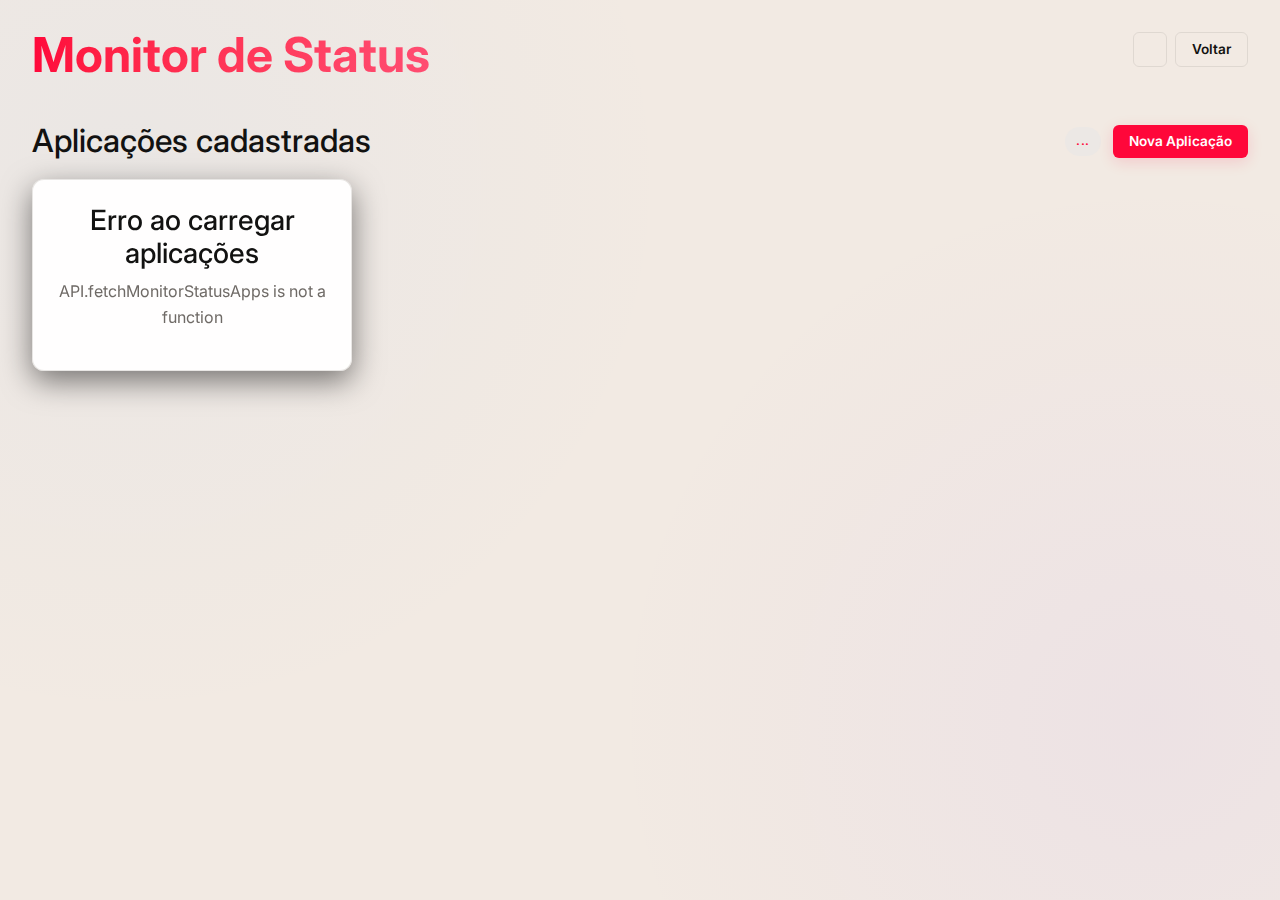
<file: monitor-de-status.html>
<!DOCTYPE html>
<html lang="pt-br" data-theme="light">

<head>
    <meta charset="UTF-8">
    <meta name="viewport" content="width=device-width, initial-scale=1.0">
    <title>Monitor de Aplicações</title>
    <link rel="stylesheet" href="src/style.css">
    <link rel="icon" type="image/svg+xml" href="../exemplo/assets/favicon.svg">
</head>

<body>
    <div class="container">
        <header class="module-page-header">
            <div class="logo-area">
                <div>
                    <h1 class="module-title">Monitor de Status</h1>
                </div>
            </div>
            <div class="actions">
                <button id="themeToggleBtn" class="btn btn-outline" type="button" title="Alternar tema">
                    <i data-role="theme-icon" data-lucide="sun"></i>
                </button>
                <a href="index.html" class="btn btn-outline">Voltar</a>
            </div>
        </header>

        <section class="module-section-head module-toolbar">
            <div>
                <h2>Aplicações cadastradas</h2>
            </div>
            <div class="module-toolbar-actions">
                <span id="appCount" class="tag module-count">0 itens</span>
                <button id="openAppModalBtn" class="btn btn-primary" type="button" title="Nova Aplicação">
                    Nova Aplicação
                </button>
            </div>
        </section>

        <section id="appCards" class="module-cards"></section>
    </div>

    <div id="appModal" class="modal-overlay">
        <div class="modal-content" style="max-width: 720px;">
            <div class="modal-header">
                <h2 id="appModalTitle">Cadastro de Aplicação</h2>
                <button class="close-btn" type="button" aria-label="Fechar">&times;</button>
            </div>

            <form id="appForm" class="module-form">
                <input type="hidden" id="appId" value="">

                <label class="module-field">
                    <span>Nome da aplicação</span>
                    <input id="appName" type="text" required placeholder="Ex.: API Financeiro">
                </label>

                <label class="module-field">
                    <span>Link da aplicação</span>
                    <input id="appUrl" type="url" required placeholder="https://minha-api.com">
                </label>

                <label class="module-field">
                    <span>Ambiente</span>
                    <select id="appEnvironment" required>
                        <option value="1">PROD</option>
                        <option value="3">STG</option>
                        <option value="2">DEV</option>
                    </select>
                </label>

                <div class="module-form-actions">
                    <button class="btn btn-primary" type="submit">Salvar</button>
                    <button class="btn btn-outline close-modal" type="button">Cancelar edição</button>
                </div>
            </form>
        </div>
    </div>

    <script type="module" src="src/monitorStatus.js"></script>
</body>

</html>
</file>
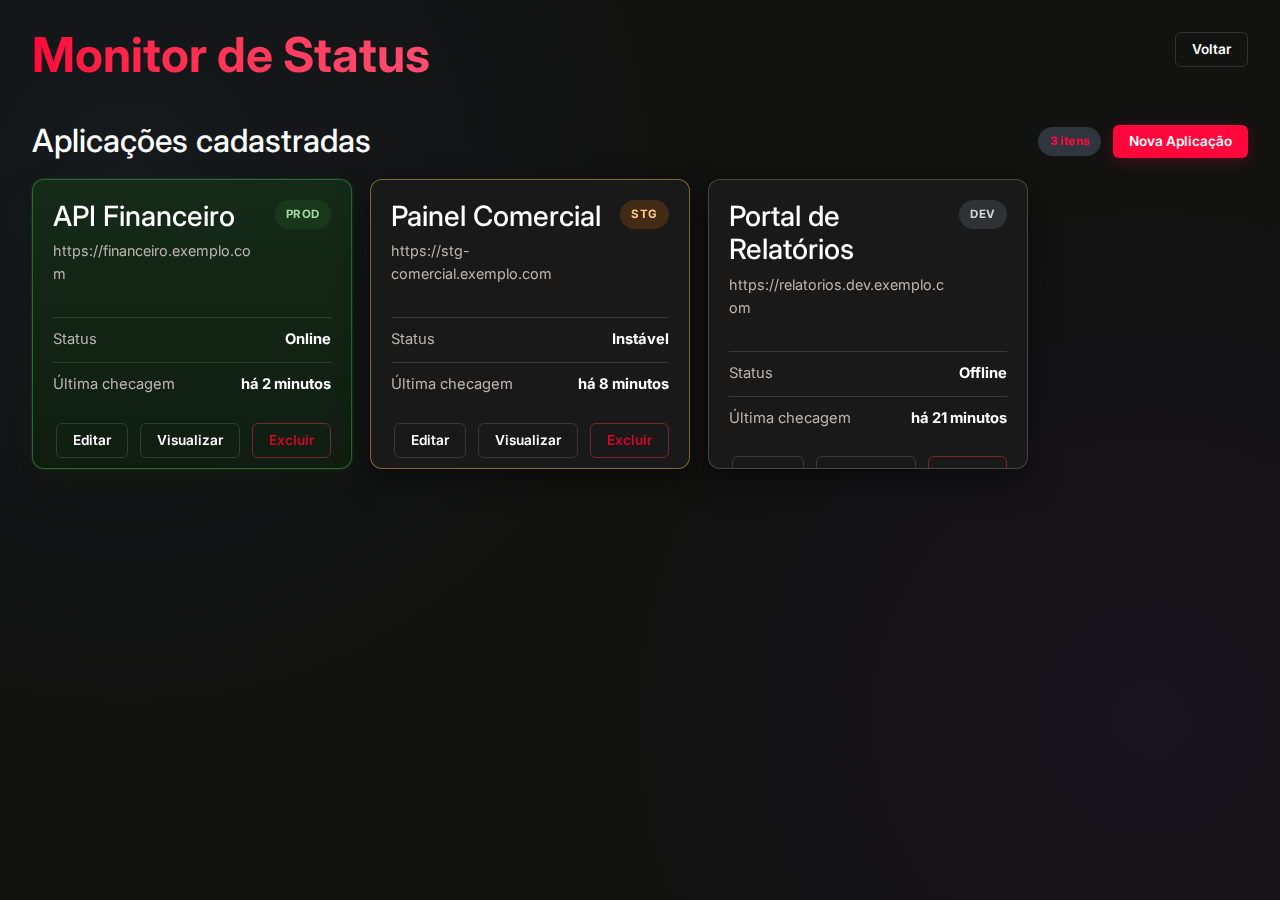
<file: monitor-status.html>
<!DOCTYPE html>
<html lang="pt-br">

<head>
    <meta charset="UTF-8">
    <meta name="viewport" content="width=device-width, initial-scale=1.0">
    <title>Monitor de Aplicações</title>
    <link rel="stylesheet" href="src/style.css">
    <link rel="icon" type="image/svg+xml" href="../exemplo/assets/favicon.svg">
</head>

<body>
    <div class="container">
        <header class="module-page-header">
            <div class="logo-area">
                <div>
                    <h1 class="module-title">Monitor de Status</h1>
                </div>
            </div>
            <div class="actions">
                <a href="index.html" class="btn btn-outline">Voltar</a>
            </div>
        </header>

        <section class="module-section-head module-toolbar">
            <div>
                <h2>Aplicações cadastradas</h2>
            </div>
            <div class="module-toolbar-actions">
                <span class="tag module-count">3 itens</span>
                <button id="openAppModalBtn" class="btn btn-primary" type="button" title="Nova Aplicação">
                    Nova Aplicação
                </button>
            </div>
        </section>

        <section class="module-cards">
            <article class="data-card module-card module-card-ok">
                <div class="module-card-top">
                    <div>
                        <h3>API Financeiro</h3>
                        <p>https://financeiro.exemplo.com</p>
                    </div>
                    <span class="module-tag module-tag-prod">PROD</span>
                </div>

                <div class="module-card-row">
                    <span>Status</span>
                    <strong>Online</strong>
                </div>
                <div class="module-card-row">
                    <span>Última checagem</span>
                    <strong>há 2 minutos</strong>
                </div>

                <div class="module-card-actions">
                    <button class="btn btn-outline" type="button">Editar</button>
                    <button class="btn btn-outline" type="button">Visualizar</button>
                    <button class="btn btn-outline module-btn-danger" type="button">Excluir</button>
                </div>
            </article>

            <article class="data-card module-card module-card-warn">
                <div class="module-card-top">
                    <div>
                        <h3>Painel Comercial</h3>
                        <p>https://stg-comercial.exemplo.com</p>
                    </div>
                    <span class="module-tag module-tag-stg">STG</span>
                </div>

                <div class="module-card-row">
                    <span>Status</span>
                    <strong>Instável</strong>
                </div>
                <div class="module-card-row">
                    <span>Última checagem</span>
                    <strong>há 8 minutos</strong>
                </div>

                <div class="module-card-actions">
                    <button class="btn btn-outline" type="button">Editar</button>
                    <button class="btn btn-outline" type="button">Visualizar</button>
                    <button class="btn btn-outline module-btn-danger" type="button">Excluir</button>
                </div>
            </article>

            <article class="data-card module-card module-card-offline">
                <div class="module-card-top">
                    <div>
                        <h3>Portal de Relatórios</h3>
                        <p>https://relatorios.dev.exemplo.com</p>
                    </div>
                    <span class="module-tag module-tag-dev">DEV</span>
                </div>

                <div class="module-card-row">
                    <span>Status</span>
                    <strong>Offline</strong>
                </div>
                <div class="module-card-row">
                    <span>Última checagem</span>
                    <strong>há 21 minutos</strong>
                </div>

                <div class="module-card-actions">
                    <button class="btn btn-outline" type="button">Editar</button>
                    <button class="btn btn-outline" type="button">Visualizar</button>
                    <button class="btn btn-outline module-btn-danger" type="button">Excluir</button>
                </div>
            </article>
        </section>
    </div>

    <div id="appModal" class="modal-overlay">
        <div class="modal-content" style="max-width: 720px;">
            <div class="modal-header">
                <h2>Cadastro de Aplicação</h2>
                <button class="close-btn" type="button" aria-label="Fechar">&times;</button>
            </div>

            <form class="module-form">
                <input type="hidden" value="">

                <label class="module-field">
                    <span>Nome da aplicação</span>
                    <input type="text" placeholder="Ex.: API Financeiro">
                </label>

                <label class="module-field">
                    <span>Link da aplicação</span>
                    <input type="url" placeholder="https://minha-api.com">
                </label>

                <label class="module-field">
                    <span>Ambiente</span>
                    <select>
                        <option>PROD</option>
                        <option>STG</option>
                        <option>DEV</option>
                    </select>
                </label>

                <div class="module-form-actions">
                    <button class="btn btn-primary" type="button">Salvar</button>
                    <button class="btn btn-outline close-modal" type="button">Cancelar edição</button>
                </div>
            </form>
        </div>
    </div>

    <script>
        const appModal = document.getElementById('appModal');
        const openAppModalBtn = document.getElementById('openAppModalBtn');

        if (openAppModalBtn && appModal) {
            openAppModalBtn.addEventListener('click', () => {
                appModal.style.display = 'flex';
            });
        }

        document.querySelectorAll('#appModal .close-btn, #appModal .close-modal').forEach((button) => {
            button.addEventListener('click', () => {
                appModal.style.display = 'none';
            });
        });

        if (appModal) {
            appModal.addEventListener('click', (event) => {
                if (event.target === appModal) {
                    appModal.style.display = 'none';
                }
            });
        }
    </script>
</body>

</html>
</file>
<file: src/style.css>
@charset "UTF-8";
@import url("https://fonts.googleapis.com/css2?family=Inter:wght@300;400;500;600;700&display=swap");
:root, [data-theme=dark] {
  --bg-color: #121211;
  --card-bg: rgba(26, 26, 26, 0.92);
  --border-color: rgba(189, 182, 176, 0.2);
  --text-primary: #FFFFFF;
  --text-secondary: #BDB6B0;
  --accent-color: #FF073A;
  --accent-glow: rgba(255, 7, 58, 0.22);
  --warning-color: #F77F00;
  --success-color: #2E7D32;
  --danger-color: #D90429;
  --glass-bg: rgba(255, 255, 255, 0.04);
  --glass-border: rgba(189, 182, 176, 0.12);
  --bs-primary: #FF073A;
  --bs-primary-text-emphasis: #ffffff;
  --bs-primary-bg-subtle: rgba(255, 7, 58, 0.12);
  --bs-secondary-color: #BDB6B0;
  --bs-secondary-bg-subtle: #1A1A1A;
  --bs-secondary-border-subtle: rgba(189, 182, 176, 0.2);
  --bs-border-color: rgba(189, 182, 176, 0.2);
  --theme-icon-muted-filter: brightness(0) invert(0.6);
  --module-input-bg: rgba(26, 26, 26, 0.9);
  --module-input-focus-ring: rgba(255, 7, 58, 0.18);
  --module-card-skeleton-border: rgba(189, 182, 176, 0.16);
  --module-card-skeleton-bg: linear-gradient(180deg, rgba(26, 26, 26, 0.96), rgba(18, 18, 17, 0.98));
  --module-skeleton-bg: rgba(255, 255, 255, 0.09);
  --module-skeleton-inset: rgba(255, 255, 255, 0.03);
  --module-skeleton-shimmer: rgba(255, 255, 255, 0.22);
  --module-tag-prod-bg: rgba(46, 125, 50, 0.18);
  --module-tag-prod-color: #a5d6a7;
  --module-tag-stg-bg: rgba(247, 127, 0, 0.18);
  --module-tag-stg-color: #ffcc80;
  --module-tag-dev-bg: rgba(138, 143, 152, 0.2);
  --module-tag-dev-color: #d3d6db;
  --module-card-ok-border: rgba(46, 125, 50, 0.8);
  --module-card-ok-bg: linear-gradient(180deg, rgba(22, 44, 24, 0.96), rgba(15, 30, 17, 0.98));
  --module-card-ok-shadow: 0 0 0 1px rgba(46, 125, 50, 0.18), 0 18px 34px rgba(15, 30, 17, 0.38);
  --module-card-offline-border: rgba(189, 182, 176, 0.28);
  --module-card-error-border: rgba(217, 4, 41, 0.86);
  --module-card-error-bg: linear-gradient(180deg, rgba(74, 18, 28, 0.96), rgba(38, 14, 18, 0.98));
  --module-card-error-shadow: 0 0 0 1px rgba(217, 4, 41, 0.18), 0 18px 34px rgba(38, 14, 18, 0.42);
  --module-status-ok-color: #c8e6c9;
  --module-status-ok-glow: rgba(46, 125, 50, 0.24);
  --module-status-error-color: #ffb3c1;
  --module-status-error-glow: rgba(217, 4, 41, 0.26);
}

[data-theme=light] {
  --bg-color: #F2EAE3;
  --card-bg: rgba(255, 255, 255, 0.96);
  --border-color: rgba(189, 182, 176, 0.34);
  --text-primary: #121211;
  --text-secondary: #6F6A66;
  --accent-color: #FF073A;
  --accent-glow: rgba(255, 7, 58, 0.14);
  --warning-color: #F77F00;
  --success-color: #2E7D32;
  --danger-color: #D90429;
  --glass-bg: rgba(255, 255, 255, 0.72);
  --glass-border: rgba(189, 182, 176, 0.18);
  --bs-primary: #FF073A;
  --bs-primary-text-emphasis: #A00022;
  --bs-primary-bg-subtle: #ffd9e1;
  --bs-secondary-color: #BDB6B0;
  --bs-secondary-bg-subtle: #F7F1EC;
  --bs-secondary-border-subtle: rgba(189, 182, 176, 0.3);
  --bs-border-color: rgba(189, 182, 176, 0.34);
  --theme-icon-muted-filter: none;
  --module-input-bg: #ffffff;
  --module-input-focus-ring: rgba(255, 7, 58, 0.14);
  --module-card-skeleton-border: rgba(189, 182, 176, 0.24);
  --module-card-skeleton-bg: linear-gradient(180deg, rgba(255, 255, 255, 0.96), rgba(242, 234, 227, 0.98));
  --module-skeleton-bg: rgba(32, 37, 41, 0.08);
  --module-skeleton-inset: rgba(32, 37, 41, 0.04);
  --module-skeleton-shimmer: rgba(255, 255, 255, 0.7);
  --module-tag-prod-bg: #dcefdc;
  --module-tag-prod-color: #2E7D32;
  --module-tag-stg-bg: #ffe6cc;
  --module-tag-stg-color: #b85c00;
  --module-tag-dev-bg: #ece8e5;
  --module-tag-dev-color: #6F6A66;
  --module-card-ok-border: #b8dcb9;
  --module-card-ok-bg: linear-gradient(180deg, #f5fbf5, #edf6ee);
  --module-card-ok-shadow: 0 0 0 1px rgba(46, 125, 50, 0.08), 0 12px 24px rgba(46, 125, 50, 0.08);
  --module-card-offline-border: rgba(189, 182, 176, 0.42);
  --module-card-error-border: #f0b0be;
  --module-card-error-bg: linear-gradient(180deg, #fff4f7, #fcebee);
  --module-card-error-shadow: 0 0 0 1px rgba(217, 4, 41, 0.08), 0 12px 24px rgba(217, 4, 41, 0.08);
  --module-status-ok-color: #2E7D32;
  --module-status-ok-glow: rgba(46, 125, 50, 0.14);
  --module-status-error-color: #D90429;
  --module-status-error-glow: rgba(217, 4, 41, 0.12);
}

[data-theme=light] .tag {
  background: #ece8e5;
}

:root,
[data-bs-theme=light] {
  --bs-blue: #0d6efd;
  --bs-indigo: #6610f2;
  --bs-purple: #6f42c1;
  --bs-pink: #d63384;
  --bs-red: #dc3545;
  --bs-orange: #fd7e14;
  --bs-yellow: #ffc107;
  --bs-green: #198754;
  --bs-teal: #20c997;
  --bs-cyan: #0dcaf0;
  --bs-black: #000;
  --bs-white: #fff;
  --bs-gray: #6c757d;
  --bs-gray-dark: #343a40;
  --bs-gray-100: #f8f9fa;
  --bs-gray-200: #e9ecef;
  --bs-gray-300: #dee2e6;
  --bs-gray-400: #ced4da;
  --bs-gray-500: #adb5bd;
  --bs-gray-600: #6c757d;
  --bs-gray-700: #495057;
  --bs-gray-800: #343a40;
  --bs-gray-900: #212529;
  --bs-primary: #0d6efd;
  --bs-secondary: #6c757d;
  --bs-success: #198754;
  --bs-info: #0dcaf0;
  --bs-warning: #ffc107;
  --bs-danger: #dc3545;
  --bs-light: #f8f9fa;
  --bs-dark: #212529;
  --bs-primary-rgb: 13, 110, 253;
  --bs-secondary-rgb: 108, 117, 125;
  --bs-success-rgb: 25, 135, 84;
  --bs-info-rgb: 13, 202, 240;
  --bs-warning-rgb: 255, 193, 7;
  --bs-danger-rgb: 220, 53, 69;
  --bs-light-rgb: 248, 249, 250;
  --bs-dark-rgb: 33, 37, 41;
  --bs-primary-text-emphasis: rgb(5.2, 44, 101.2);
  --bs-secondary-text-emphasis: rgb(43.2, 46.8, 50);
  --bs-success-text-emphasis: rgb(10, 54, 33.6);
  --bs-info-text-emphasis: rgb(5.2, 80.8, 96);
  --bs-warning-text-emphasis: rgb(102, 77.2, 2.8);
  --bs-danger-text-emphasis: rgb(88, 21.2, 27.6);
  --bs-light-text-emphasis: #495057;
  --bs-dark-text-emphasis: #495057;
  --bs-primary-bg-subtle: rgb(206.6, 226, 254.6);
  --bs-secondary-bg-subtle: rgb(225.6, 227.4, 229);
  --bs-success-bg-subtle: rgb(209, 231, 220.8);
  --bs-info-bg-subtle: rgb(206.6, 244.4, 252);
  --bs-warning-bg-subtle: rgb(255, 242.6, 205.4);
  --bs-danger-bg-subtle: rgb(248, 214.6, 217.8);
  --bs-light-bg-subtle: rgb(251.5, 252, 252.5);
  --bs-dark-bg-subtle: #ced4da;
  --bs-primary-border-subtle: rgb(158.2, 197, 254.2);
  --bs-secondary-border-subtle: rgb(196.2, 199.8, 203);
  --bs-success-border-subtle: rgb(163, 207, 186.6);
  --bs-info-border-subtle: rgb(158.2, 233.8, 249);
  --bs-warning-border-subtle: rgb(255, 230.2, 155.8);
  --bs-danger-border-subtle: rgb(241, 174.2, 180.6);
  --bs-light-border-subtle: #e9ecef;
  --bs-dark-border-subtle: #adb5bd;
  --bs-white-rgb: 255, 255, 255;
  --bs-black-rgb: 0, 0, 0;
  --bs-font-sans-serif: system-ui, -apple-system, "Segoe UI", Roboto, "Helvetica Neue", "Noto Sans", "Liberation Sans", Arial, sans-serif, "Apple Color Emoji", "Segoe UI Emoji", "Segoe UI Symbol", "Noto Color Emoji";
  --bs-font-monospace: SFMono-Regular, Menlo, Monaco, Consolas, "Liberation Mono", "Courier New", monospace;
  --bs-gradient: linear-gradient(180deg, rgba(255, 255, 255, 0.15), rgba(255, 255, 255, 0));
  --bs-body-font-family: var(--bs-font-sans-serif);
  --bs-body-font-size: 1rem;
  --bs-body-font-weight: 400;
  --bs-body-line-height: 1.5;
  --bs-body-color: #212529;
  --bs-body-color-rgb: 33, 37, 41;
  --bs-body-bg: #fff;
  --bs-body-bg-rgb: 255, 255, 255;
  --bs-emphasis-color: #000;
  --bs-emphasis-color-rgb: 0, 0, 0;
  --bs-secondary-color: rgba(33, 37, 41, 0.75);
  --bs-secondary-color-rgb: 33, 37, 41;
  --bs-secondary-bg: #e9ecef;
  --bs-secondary-bg-rgb: 233, 236, 239;
  --bs-tertiary-color: rgba(33, 37, 41, 0.5);
  --bs-tertiary-color-rgb: 33, 37, 41;
  --bs-tertiary-bg: #f8f9fa;
  --bs-tertiary-bg-rgb: 248, 249, 250;
  --bs-heading-color: inherit;
  --bs-link-color: #0d6efd;
  --bs-link-color-rgb: 13, 110, 253;
  --bs-link-decoration: underline;
  --bs-link-hover-color: rgb(10.4, 88, 202.4);
  --bs-link-hover-color-rgb: 10, 88, 202;
  --bs-code-color: #d63384;
  --bs-highlight-color: #212529;
  --bs-highlight-bg: rgb(255, 242.6, 205.4);
  --bs-border-width: 1px;
  --bs-border-style: solid;
  --bs-border-color: #dee2e6;
  --bs-border-color-translucent: rgba(0, 0, 0, 0.175);
  --bs-border-radius: 0.375rem;
  --bs-border-radius-sm: 0.25rem;
  --bs-border-radius-lg: 0.5rem;
  --bs-border-radius-xl: 1rem;
  --bs-border-radius-xxl: 2rem;
  --bs-border-radius-2xl: var(--bs-border-radius-xxl);
  --bs-border-radius-pill: 50rem;
  --bs-box-shadow: 0 0.5rem 1rem rgba(0, 0, 0, 0.15);
  --bs-box-shadow-sm: 0 0.125rem 0.25rem rgba(0, 0, 0, 0.075);
  --bs-box-shadow-lg: 0 1rem 3rem rgba(0, 0, 0, 0.175);
  --bs-box-shadow-inset: inset 0 1px 2px rgba(0, 0, 0, 0.075);
  --bs-focus-ring-width: 0.25rem;
  --bs-focus-ring-opacity: 0.25;
  --bs-focus-ring-color: rgba(13, 110, 253, 0.25);
  --bs-form-valid-color: #198754;
  --bs-form-valid-border-color: #198754;
  --bs-form-invalid-color: #dc3545;
  --bs-form-invalid-border-color: #dc3545;
}

[data-bs-theme=dark] {
  color-scheme: dark;
  --bs-body-color: #dee2e6;
  --bs-body-color-rgb: 222, 226, 230;
  --bs-body-bg: #212529;
  --bs-body-bg-rgb: 33, 37, 41;
  --bs-emphasis-color: #fff;
  --bs-emphasis-color-rgb: 255, 255, 255;
  --bs-secondary-color: rgba(222, 226, 230, 0.75);
  --bs-secondary-color-rgb: 222, 226, 230;
  --bs-secondary-bg: #343a40;
  --bs-secondary-bg-rgb: 52, 58, 64;
  --bs-tertiary-color: rgba(222, 226, 230, 0.5);
  --bs-tertiary-color-rgb: 222, 226, 230;
  --bs-tertiary-bg: rgb(42.5, 47.5, 52.5);
  --bs-tertiary-bg-rgb: 43, 48, 53;
  --bs-primary-text-emphasis: rgb(109.8, 168, 253.8);
  --bs-secondary-text-emphasis: rgb(166.8, 172.2, 177);
  --bs-success-text-emphasis: rgb(117, 183, 152.4);
  --bs-info-text-emphasis: rgb(109.8, 223.2, 246);
  --bs-warning-text-emphasis: rgb(255, 217.8, 106.2);
  --bs-danger-text-emphasis: rgb(234, 133.8, 143.4);
  --bs-light-text-emphasis: #f8f9fa;
  --bs-dark-text-emphasis: #dee2e6;
  --bs-primary-bg-subtle: rgb(2.6, 22, 50.6);
  --bs-secondary-bg-subtle: rgb(21.6, 23.4, 25);
  --bs-success-bg-subtle: rgb(5, 27, 16.8);
  --bs-info-bg-subtle: rgb(2.6, 40.4, 48);
  --bs-warning-bg-subtle: rgb(51, 38.6, 1.4);
  --bs-danger-bg-subtle: rgb(44, 10.6, 13.8);
  --bs-light-bg-subtle: #343a40;
  --bs-dark-bg-subtle: #1a1d20;
  --bs-primary-border-subtle: rgb(7.8, 66, 151.8);
  --bs-secondary-border-subtle: rgb(64.8, 70.2, 75);
  --bs-success-border-subtle: rgb(15, 81, 50.4);
  --bs-info-border-subtle: rgb(7.8, 121.2, 144);
  --bs-warning-border-subtle: rgb(153, 115.8, 4.2);
  --bs-danger-border-subtle: rgb(132, 31.8, 41.4);
  --bs-light-border-subtle: #495057;
  --bs-dark-border-subtle: #343a40;
  --bs-heading-color: inherit;
  --bs-link-color: rgb(109.8, 168, 253.8);
  --bs-link-hover-color: rgb(138.84, 185.4, 254.04);
  --bs-link-color-rgb: 110, 168, 254;
  --bs-link-hover-color-rgb: 139, 185, 254;
  --bs-code-color: rgb(230.4, 132.6, 181.2);
  --bs-highlight-color: #dee2e6;
  --bs-highlight-bg: rgb(102, 77.2, 2.8);
  --bs-border-color: #495057;
  --bs-border-color-translucent: rgba(255, 255, 255, 0.15);
  --bs-form-valid-color: rgb(117, 183, 152.4);
  --bs-form-valid-border-color: rgb(117, 183, 152.4);
  --bs-form-invalid-color: rgb(234, 133.8, 143.4);
  --bs-form-invalid-border-color: rgb(234, 133.8, 143.4);
}

*,
*::before,
*::after {
  box-sizing: border-box;
}

@media (prefers-reduced-motion: no-preference) {
  :root {
    scroll-behavior: smooth;
  }
}

body {
  margin: 0;
  font-family: var(--bs-body-font-family);
  font-size: var(--bs-body-font-size);
  font-weight: var(--bs-body-font-weight);
  line-height: var(--bs-body-line-height);
  color: var(--bs-body-color);
  text-align: var(--bs-body-text-align);
  background-color: var(--bs-body-bg);
  -webkit-text-size-adjust: 100%;
  -webkit-tap-highlight-color: rgba(0, 0, 0, 0);
}

hr {
  margin: 1rem 0;
  color: inherit;
  border: 0;
  border-top: var(--bs-border-width) solid;
  opacity: 0.25;
}

h6, .h6, h5, .h5, h4, .h4, h3, .h3, h2, .h2, h1, .h1 {
  margin-top: 0;
  margin-bottom: 0.5rem;
  font-weight: 500;
  line-height: 1.2;
  color: var(--bs-heading-color);
}

h1, .h1 {
  font-size: calc(1.375rem + 1.5vw);
}
@media (min-width: 1200px) {
  h1, .h1 {
    font-size: 2.5rem;
  }
}

h2, .h2 {
  font-size: calc(1.325rem + 0.9vw);
}
@media (min-width: 1200px) {
  h2, .h2 {
    font-size: 2rem;
  }
}

h3, .h3 {
  font-size: calc(1.3rem + 0.6vw);
}
@media (min-width: 1200px) {
  h3, .h3 {
    font-size: 1.75rem;
  }
}

h4, .h4 {
  font-size: calc(1.275rem + 0.3vw);
}
@media (min-width: 1200px) {
  h4, .h4 {
    font-size: 1.5rem;
  }
}

h5, .h5 {
  font-size: 1.25rem;
}

h6, .h6 {
  font-size: 1rem;
}

p {
  margin-top: 0;
  margin-bottom: 1rem;
}

abbr[title] {
  text-decoration: underline dotted;
  cursor: help;
  text-decoration-skip-ink: none;
}

address {
  margin-bottom: 1rem;
  font-style: normal;
  line-height: inherit;
}

ol,
ul {
  padding-left: 2rem;
}

ol,
ul,
dl {
  margin-top: 0;
  margin-bottom: 1rem;
}

ol ol,
ul ul,
ol ul,
ul ol {
  margin-bottom: 0;
}

dt {
  font-weight: 700;
}

dd {
  margin-bottom: 0.5rem;
  margin-left: 0;
}

blockquote {
  margin: 0 0 1rem;
}

b,
strong {
  font-weight: bolder;
}

small, .small {
  font-size: 0.875em;
}

mark, .mark {
  padding: 0.1875em;
  color: var(--bs-highlight-color);
  background-color: var(--bs-highlight-bg);
}

sub,
sup {
  position: relative;
  font-size: 0.75em;
  line-height: 0;
  vertical-align: baseline;
}

sub {
  bottom: -0.25em;
}

sup {
  top: -0.5em;
}

a {
  color: rgba(var(--bs-link-color-rgb), var(--bs-link-opacity, 1));
  text-decoration: underline;
}
a:hover {
  --bs-link-color-rgb: var(--bs-link-hover-color-rgb);
}

a:not([href]):not([class]), a:not([href]):not([class]):hover {
  color: inherit;
  text-decoration: none;
}

pre,
code,
kbd,
samp {
  font-family: var(--bs-font-monospace);
  font-size: 1em;
}

pre {
  display: block;
  margin-top: 0;
  margin-bottom: 1rem;
  overflow: auto;
  font-size: 0.875em;
}
pre code {
  font-size: inherit;
  color: inherit;
  word-break: normal;
}

code {
  font-size: 0.875em;
  color: var(--bs-code-color);
  word-wrap: break-word;
}
a > code {
  color: inherit;
}

kbd {
  padding: 0.1875rem 0.375rem;
  font-size: 0.875em;
  color: var(--bs-body-bg);
  background-color: var(--bs-body-color);
  border-radius: 0.25rem;
}
kbd kbd {
  padding: 0;
  font-size: 1em;
}

figure {
  margin: 0 0 1rem;
}

img,
svg {
  vertical-align: middle;
}

table {
  caption-side: bottom;
  border-collapse: collapse;
}

caption {
  padding-top: 0.5rem;
  padding-bottom: 0.5rem;
  color: var(--bs-secondary-color);
  text-align: left;
}

th {
  text-align: inherit;
  text-align: -webkit-match-parent;
}

thead,
tbody,
tfoot,
tr,
td,
th {
  border-color: inherit;
  border-style: solid;
  border-width: 0;
}

label {
  display: inline-block;
}

button {
  border-radius: 0;
}

button:focus:not(:focus-visible) {
  outline: 0;
}

input,
button,
select,
optgroup,
textarea {
  margin: 0;
  font-family: inherit;
  font-size: inherit;
  line-height: inherit;
}

button,
select {
  text-transform: none;
}

[role=button] {
  cursor: pointer;
}

select {
  word-wrap: normal;
}
select:disabled {
  opacity: 1;
}

[list]:not([type=date]):not([type=datetime-local]):not([type=month]):not([type=week]):not([type=time])::-webkit-calendar-picker-indicator {
  display: none !important;
}

button,
[type=button],
[type=reset],
[type=submit] {
  -webkit-appearance: button;
}
button:not(:disabled),
[type=button]:not(:disabled),
[type=reset]:not(:disabled),
[type=submit]:not(:disabled) {
  cursor: pointer;
}

::-moz-focus-inner {
  padding: 0;
  border-style: none;
}

textarea {
  resize: vertical;
}

fieldset {
  min-width: 0;
  padding: 0;
  margin: 0;
  border: 0;
}

legend {
  float: left;
  width: 100%;
  padding: 0;
  margin-bottom: 0.5rem;
  line-height: inherit;
  font-size: calc(1.275rem + 0.3vw);
}
@media (min-width: 1200px) {
  legend {
    font-size: 1.5rem;
  }
}
legend + * {
  clear: left;
}

::-webkit-datetime-edit-fields-wrapper,
::-webkit-datetime-edit-text,
::-webkit-datetime-edit-minute,
::-webkit-datetime-edit-hour-field,
::-webkit-datetime-edit-day-field,
::-webkit-datetime-edit-month-field,
::-webkit-datetime-edit-year-field {
  padding: 0;
}

::-webkit-inner-spin-button {
  height: auto;
}

[type=search] {
  -webkit-appearance: textfield;
  outline-offset: -2px;
}
[type=search]::-webkit-search-cancel-button {
  cursor: pointer;
  filter: grayscale(1);
}

/* rtl:raw:
[type="tel"],
[type="url"],
[type="email"],
[type="number"] {
  direction: ltr;
}
*/
::-webkit-search-decoration {
  -webkit-appearance: none;
}

::-webkit-color-swatch-wrapper {
  padding: 0;
}

::file-selector-button {
  font: inherit;
  -webkit-appearance: button;
}

output {
  display: inline-block;
}

iframe {
  border: 0;
}

summary {
  display: list-item;
  cursor: pointer;
}

progress {
  vertical-align: baseline;
}

[hidden] {
  display: none !important;
}

.lead {
  font-size: 1.25rem;
  font-weight: 300;
}

.display-1 {
  font-weight: 300;
  line-height: 1.2;
  font-size: calc(1.625rem + 4.5vw);
}
@media (min-width: 1200px) {
  .display-1 {
    font-size: 5rem;
  }
}

.display-2 {
  font-weight: 300;
  line-height: 1.2;
  font-size: calc(1.575rem + 3.9vw);
}
@media (min-width: 1200px) {
  .display-2 {
    font-size: 4.5rem;
  }
}

.display-3 {
  font-weight: 300;
  line-height: 1.2;
  font-size: calc(1.525rem + 3.3vw);
}
@media (min-width: 1200px) {
  .display-3 {
    font-size: 4rem;
  }
}

.display-4 {
  font-weight: 300;
  line-height: 1.2;
  font-size: calc(1.475rem + 2.7vw);
}
@media (min-width: 1200px) {
  .display-4 {
    font-size: 3.5rem;
  }
}

.display-5 {
  font-weight: 300;
  line-height: 1.2;
  font-size: calc(1.425rem + 2.1vw);
}
@media (min-width: 1200px) {
  .display-5 {
    font-size: 3rem;
  }
}

.display-6 {
  font-weight: 300;
  line-height: 1.2;
  font-size: calc(1.375rem + 1.5vw);
}
@media (min-width: 1200px) {
  .display-6 {
    font-size: 2.5rem;
  }
}

.list-unstyled {
  padding-left: 0;
  list-style: none;
}

.list-inline {
  padding-left: 0;
  list-style: none;
}

.list-inline-item {
  display: inline-block;
}
.list-inline-item:not(:last-child) {
  margin-right: 0.5rem;
}

.initialism {
  font-size: 0.875em;
  text-transform: uppercase;
}

.blockquote {
  margin-bottom: 1rem;
  font-size: 1.25rem;
}
.blockquote > :last-child {
  margin-bottom: 0;
}

.blockquote-footer {
  margin-top: -1rem;
  margin-bottom: 1rem;
  font-size: 0.875em;
  color: #6c757d;
}
.blockquote-footer::before {
  content: "— ";
}

.form-label {
  margin-bottom: 0.5rem;
}

.col-form-label {
  padding-top: calc(0.375rem + var(--bs-border-width));
  padding-bottom: calc(0.375rem + var(--bs-border-width));
  margin-bottom: 0;
  font-size: inherit;
  line-height: 1.5;
}

.col-form-label-lg {
  padding-top: calc(0.5rem + var(--bs-border-width));
  padding-bottom: calc(0.5rem + var(--bs-border-width));
  font-size: 1.25rem;
}

.col-form-label-sm {
  padding-top: calc(0.25rem + var(--bs-border-width));
  padding-bottom: calc(0.25rem + var(--bs-border-width));
  font-size: 0.875rem;
}

.form-text {
  margin-top: 0.25rem;
  font-size: 0.875em;
  color: var(--bs-secondary-color);
}

.form-control {
  display: block;
  width: 100%;
  padding: 0.375rem 0.75rem;
  font-size: 1rem;
  font-weight: 400;
  line-height: 1.5;
  color: var(--bs-body-color);
  appearance: none;
  background-color: var(--bs-body-bg);
  background-clip: padding-box;
  border: var(--bs-border-width) solid var(--bs-border-color);
  border-radius: var(--bs-border-radius);
  transition: border-color 0.15s ease-in-out, box-shadow 0.15s ease-in-out;
}
@media (prefers-reduced-motion: reduce) {
  .form-control {
    transition: none;
  }
}
.form-control[type=file] {
  overflow: hidden;
}
.form-control[type=file]:not(:disabled):not([readonly]) {
  cursor: pointer;
}
.form-control:focus {
  color: var(--bs-body-color);
  background-color: var(--bs-body-bg);
  border-color: rgb(134, 182.5, 254);
  outline: 0;
  box-shadow: 0 0 0 0.25rem rgba(13, 110, 253, 0.25);
}
.form-control::-webkit-date-and-time-value {
  min-width: 85px;
  height: 1.5em;
  margin: 0;
}
.form-control::-webkit-datetime-edit {
  display: block;
  padding: 0;
}
.form-control::placeholder {
  color: var(--bs-secondary-color);
  opacity: 1;
}
.form-control:disabled {
  background-color: var(--bs-secondary-bg);
  opacity: 1;
}
.form-control::file-selector-button {
  padding: 0.375rem 0.75rem;
  margin: -0.375rem -0.75rem;
  margin-inline-end: 0.75rem;
  color: var(--bs-body-color);
  background-color: var(--bs-tertiary-bg);
  pointer-events: none;
  border-color: inherit;
  border-style: solid;
  border-width: 0;
  border-inline-end-width: var(--bs-border-width);
  border-radius: 0;
  transition: color 0.15s ease-in-out, background-color 0.15s ease-in-out, border-color 0.15s ease-in-out, box-shadow 0.15s ease-in-out;
}
@media (prefers-reduced-motion: reduce) {
  .form-control::file-selector-button {
    transition: none;
  }
}
.form-control:hover:not(:disabled):not([readonly])::file-selector-button {
  background-color: var(--bs-secondary-bg);
}

.form-control-plaintext {
  display: block;
  width: 100%;
  padding: 0.375rem 0;
  margin-bottom: 0;
  line-height: 1.5;
  color: var(--bs-body-color);
  background-color: transparent;
  border: solid transparent;
  border-width: var(--bs-border-width) 0;
}
.form-control-plaintext:focus {
  outline: 0;
}
.form-control-plaintext.form-control-sm, .form-control-plaintext.form-control-lg {
  padding-right: 0;
  padding-left: 0;
}

.form-control-sm {
  min-height: calc(1.5em + 0.5rem + calc(var(--bs-border-width) * 2));
  padding: 0.25rem 0.5rem;
  font-size: 0.875rem;
  border-radius: var(--bs-border-radius-sm);
}
.form-control-sm::file-selector-button {
  padding: 0.25rem 0.5rem;
  margin: -0.25rem -0.5rem;
  margin-inline-end: 0.5rem;
}

.form-control-lg {
  min-height: calc(1.5em + 1rem + calc(var(--bs-border-width) * 2));
  padding: 0.5rem 1rem;
  font-size: 1.25rem;
  border-radius: var(--bs-border-radius-lg);
}
.form-control-lg::file-selector-button {
  padding: 0.5rem 1rem;
  margin: -0.5rem -1rem;
  margin-inline-end: 1rem;
}

textarea.form-control {
  min-height: calc(1.5em + 0.75rem + calc(var(--bs-border-width) * 2));
}
textarea.form-control-sm {
  min-height: calc(1.5em + 0.5rem + calc(var(--bs-border-width) * 2));
}
textarea.form-control-lg {
  min-height: calc(1.5em + 1rem + calc(var(--bs-border-width) * 2));
}

.form-control-color {
  width: 3rem;
  height: calc(1.5em + 0.75rem + calc(var(--bs-border-width) * 2));
  padding: 0.375rem;
}
.form-control-color:not(:disabled):not([readonly]) {
  cursor: pointer;
}
.form-control-color::-moz-color-swatch {
  border: 0 !important;
  border-radius: var(--bs-border-radius);
}
.form-control-color::-webkit-color-swatch {
  border: 0 !important;
  border-radius: var(--bs-border-radius);
}
.form-control-color.form-control-sm {
  height: calc(1.5em + 0.5rem + calc(var(--bs-border-width) * 2));
}
.form-control-color.form-control-lg {
  height: calc(1.5em + 1rem + calc(var(--bs-border-width) * 2));
}

.form-select {
  --bs-form-select-bg-img: url("data:image/svg+xml,%3csvg xmlns='http://www.w3.org/2000/svg' viewBox='0 0 16 16'%3e%3cpath fill='none' stroke='%23343a40' stroke-linecap='round' stroke-linejoin='round' stroke-width='2' d='m2 5 6 6 6-6'/%3e%3c/svg%3e");
  display: block;
  width: 100%;
  padding: 0.375rem 2.25rem 0.375rem 0.75rem;
  font-size: 1rem;
  font-weight: 400;
  line-height: 1.5;
  color: var(--bs-body-color);
  appearance: none;
  background-color: var(--bs-body-bg);
  background-image: var(--bs-form-select-bg-img), var(--bs-form-select-bg-icon, none);
  background-repeat: no-repeat;
  background-position: right 0.75rem center;
  background-size: 16px 12px;
  border: var(--bs-border-width) solid var(--bs-border-color);
  border-radius: var(--bs-border-radius);
  transition: border-color 0.15s ease-in-out, box-shadow 0.15s ease-in-out;
}
@media (prefers-reduced-motion: reduce) {
  .form-select {
    transition: none;
  }
}
.form-select:focus {
  border-color: rgb(134, 182.5, 254);
  outline: 0;
  box-shadow: 0 0 0 0.25rem rgba(13, 110, 253, 0.25);
}
.form-select[multiple], .form-select[size]:not([size="1"]) {
  padding-right: 0.75rem;
  background-image: none;
}
.form-select:disabled {
  background-color: var(--bs-secondary-bg);
}
.form-select:-moz-focusring {
  color: transparent;
  text-shadow: 0 0 0 var(--bs-body-color);
}

.form-select-sm {
  padding-top: 0.25rem;
  padding-bottom: 0.25rem;
  padding-left: 0.5rem;
  font-size: 0.875rem;
  border-radius: var(--bs-border-radius-sm);
}

.form-select-lg {
  padding-top: 0.5rem;
  padding-bottom: 0.5rem;
  padding-left: 1rem;
  font-size: 1.25rem;
  border-radius: var(--bs-border-radius-lg);
}

[data-bs-theme=dark] .form-select {
  --bs-form-select-bg-img: url("data:image/svg+xml,%3csvg xmlns='http://www.w3.org/2000/svg' viewBox='0 0 16 16'%3e%3cpath fill='none' stroke='%23dee2e6' stroke-linecap='round' stroke-linejoin='round' stroke-width='2' d='m2 5 6 6 6-6'/%3e%3c/svg%3e");
}

.form-check {
  display: block;
  min-height: 1.5rem;
  padding-left: 1.5em;
  margin-bottom: 0.125rem;
}
.form-check .form-check-input {
  float: left;
  margin-left: -1.5em;
}

.form-check-reverse {
  padding-right: 1.5em;
  padding-left: 0;
  text-align: right;
}
.form-check-reverse .form-check-input {
  float: right;
  margin-right: -1.5em;
  margin-left: 0;
}

.form-check-input {
  --bs-form-check-bg: var(--bs-body-bg);
  flex-shrink: 0;
  width: 1em;
  height: 1em;
  margin-top: 0.25em;
  vertical-align: top;
  appearance: none;
  background-color: var(--bs-form-check-bg);
  background-image: var(--bs-form-check-bg-image);
  background-repeat: no-repeat;
  background-position: center;
  background-size: contain;
  border: var(--bs-border-width) solid var(--bs-border-color);
  print-color-adjust: exact;
}
.form-check-input[type=checkbox] {
  border-radius: 0.25em;
}
.form-check-input[type=radio] {
  border-radius: 50%;
}
.form-check-input:active {
  filter: brightness(90%);
}
.form-check-input:focus {
  border-color: rgb(134, 182.5, 254);
  outline: 0;
  box-shadow: 0 0 0 0.25rem rgba(13, 110, 253, 0.25);
}
.form-check-input:checked {
  background-color: #0d6efd;
  border-color: #0d6efd;
}
.form-check-input:checked[type=checkbox] {
  --bs-form-check-bg-image: url("data:image/svg+xml,%3csvg xmlns='http://www.w3.org/2000/svg' viewBox='0 0 20 20'%3e%3cpath fill='none' stroke='%23fff' stroke-linecap='round' stroke-linejoin='round' stroke-width='3' d='m6 10 3 3 6-6'/%3e%3c/svg%3e");
}
.form-check-input:checked[type=radio] {
  --bs-form-check-bg-image: url("data:image/svg+xml,%3csvg xmlns='http://www.w3.org/2000/svg' viewBox='-4 -4 8 8'%3e%3ccircle r='2' fill='%23fff'/%3e%3c/svg%3e");
}
.form-check-input[type=checkbox]:indeterminate {
  background-color: #0d6efd;
  border-color: #0d6efd;
  --bs-form-check-bg-image: url("data:image/svg+xml,%3csvg xmlns='http://www.w3.org/2000/svg' viewBox='0 0 20 20'%3e%3cpath fill='none' stroke='%23fff' stroke-linecap='round' stroke-linejoin='round' stroke-width='3' d='M6 10h8'/%3e%3c/svg%3e");
}
.form-check-input:disabled {
  pointer-events: none;
  filter: none;
  opacity: 0.5;
}
.form-check-input[disabled] ~ .form-check-label, .form-check-input:disabled ~ .form-check-label {
  cursor: default;
  opacity: 0.5;
}

.form-switch {
  padding-left: 2.5em;
}
.form-switch .form-check-input {
  --bs-form-switch-bg: url("data:image/svg+xml,%3csvg xmlns='http://www.w3.org/2000/svg' viewBox='-4 -4 8 8'%3e%3ccircle r='3' fill='rgba%280, 0, 0, 0.25%29'/%3e%3c/svg%3e");
  width: 2em;
  margin-left: -2.5em;
  background-image: var(--bs-form-switch-bg);
  background-position: left center;
  border-radius: 2em;
  transition: background-position 0.15s ease-in-out;
}
@media (prefers-reduced-motion: reduce) {
  .form-switch .form-check-input {
    transition: none;
  }
}
.form-switch .form-check-input:focus {
  --bs-form-switch-bg: url("data:image/svg+xml,%3csvg xmlns='http://www.w3.org/2000/svg' viewBox='-4 -4 8 8'%3e%3ccircle r='3' fill='rgb%28134, 182.5, 254%29'/%3e%3c/svg%3e");
}
.form-switch .form-check-input:checked {
  background-position: right center;
  --bs-form-switch-bg: url("data:image/svg+xml,%3csvg xmlns='http://www.w3.org/2000/svg' viewBox='-4 -4 8 8'%3e%3ccircle r='3' fill='%23fff'/%3e%3c/svg%3e");
}
.form-switch.form-check-reverse {
  padding-right: 2.5em;
  padding-left: 0;
}
.form-switch.form-check-reverse .form-check-input {
  margin-right: -2.5em;
  margin-left: 0;
}

.form-check-inline {
  display: inline-block;
  margin-right: 1rem;
}

.btn-check {
  position: absolute;
  clip: rect(0, 0, 0, 0);
  pointer-events: none;
}
.btn-check[disabled] + .btn, .btn-check:disabled + .btn {
  pointer-events: none;
  filter: none;
  opacity: 0.65;
}

[data-bs-theme=dark] .form-switch .form-check-input:not(:checked):not(:focus) {
  --bs-form-switch-bg: url("data:image/svg+xml,%3csvg xmlns='http://www.w3.org/2000/svg' viewBox='-4 -4 8 8'%3e%3ccircle r='3' fill='rgba%28255, 255, 255, 0.25%29'/%3e%3c/svg%3e");
}

.form-range {
  width: 100%;
  height: 1.5rem;
  padding: 0;
  appearance: none;
  background-color: transparent;
}
.form-range:focus {
  outline: 0;
}
.form-range:focus::-webkit-slider-thumb {
  box-shadow: 0 0 0 1px #fff, 0 0 0 0.25rem rgba(13, 110, 253, 0.25);
}
.form-range:focus::-moz-range-thumb {
  box-shadow: 0 0 0 1px #fff, 0 0 0 0.25rem rgba(13, 110, 253, 0.25);
}
.form-range::-moz-focus-outer {
  border: 0;
}
.form-range::-webkit-slider-thumb {
  width: 1rem;
  height: 1rem;
  margin-top: -0.25rem;
  appearance: none;
  background-color: #0d6efd;
  border: 0;
  border-radius: 1rem;
  transition: background-color 0.15s ease-in-out, border-color 0.15s ease-in-out, box-shadow 0.15s ease-in-out;
}
@media (prefers-reduced-motion: reduce) {
  .form-range::-webkit-slider-thumb {
    transition: none;
  }
}
.form-range::-webkit-slider-thumb:active {
  background-color: rgb(182.4, 211.5, 254.4);
}
.form-range::-webkit-slider-runnable-track {
  width: 100%;
  height: 0.5rem;
  color: transparent;
  cursor: pointer;
  background-color: var(--bs-secondary-bg);
  border-color: transparent;
  border-radius: 1rem;
}
.form-range::-moz-range-thumb {
  width: 1rem;
  height: 1rem;
  appearance: none;
  background-color: #0d6efd;
  border: 0;
  border-radius: 1rem;
  transition: background-color 0.15s ease-in-out, border-color 0.15s ease-in-out, box-shadow 0.15s ease-in-out;
}
@media (prefers-reduced-motion: reduce) {
  .form-range::-moz-range-thumb {
    transition: none;
  }
}
.form-range::-moz-range-thumb:active {
  background-color: rgb(182.4, 211.5, 254.4);
}
.form-range::-moz-range-track {
  width: 100%;
  height: 0.5rem;
  color: transparent;
  cursor: pointer;
  background-color: var(--bs-secondary-bg);
  border-color: transparent;
  border-radius: 1rem;
}
.form-range:disabled {
  pointer-events: none;
}
.form-range:disabled::-webkit-slider-thumb {
  background-color: var(--bs-secondary-color);
}
.form-range:disabled::-moz-range-thumb {
  background-color: var(--bs-secondary-color);
}

.form-floating {
  position: relative;
}
.form-floating > .form-control,
.form-floating > .form-control-plaintext,
.form-floating > .form-select {
  height: calc(3.5rem + calc(var(--bs-border-width) * 2));
  min-height: calc(3.5rem + calc(var(--bs-border-width) * 2));
  line-height: 1.25;
}
.form-floating > label {
  position: absolute;
  top: 0;
  left: 0;
  z-index: 2;
  max-width: 100%;
  height: 100%;
  padding: 1rem 0.75rem;
  overflow: hidden;
  color: rgba(var(--bs-body-color-rgb), 0.65);
  text-align: start;
  text-overflow: ellipsis;
  white-space: nowrap;
  pointer-events: none;
  border: var(--bs-border-width) solid transparent;
  transform-origin: 0 0;
  transition: opacity 0.1s ease-in-out, transform 0.1s ease-in-out;
}
@media (prefers-reduced-motion: reduce) {
  .form-floating > label {
    transition: none;
  }
}
.form-floating > .form-control,
.form-floating > .form-control-plaintext {
  padding: 1rem 0.75rem;
}
.form-floating > .form-control::placeholder,
.form-floating > .form-control-plaintext::placeholder {
  color: transparent;
}
.form-floating > .form-control:focus, .form-floating > .form-control:not(:placeholder-shown),
.form-floating > .form-control-plaintext:focus,
.form-floating > .form-control-plaintext:not(:placeholder-shown) {
  padding-top: 1.625rem;
  padding-bottom: 0.625rem;
}
.form-floating > .form-control:-webkit-autofill,
.form-floating > .form-control-plaintext:-webkit-autofill {
  padding-top: 1.625rem;
  padding-bottom: 0.625rem;
}
.form-floating > .form-select {
  padding-top: 1.625rem;
  padding-bottom: 0.625rem;
  padding-left: 0.75rem;
}
.form-floating > .form-control:focus ~ label,
.form-floating > .form-control:not(:placeholder-shown) ~ label,
.form-floating > .form-control-plaintext ~ label,
.form-floating > .form-select ~ label {
  transform: scale(0.85) translateY(-0.5rem) translateX(0.15rem);
}
.form-floating > .form-control:-webkit-autofill ~ label {
  transform: scale(0.85) translateY(-0.5rem) translateX(0.15rem);
}
.form-floating > textarea:focus ~ label::after,
.form-floating > textarea:not(:placeholder-shown) ~ label::after {
  position: absolute;
  inset: 1rem 0.375rem;
  z-index: -1;
  height: 1.5em;
  content: "";
  background-color: var(--bs-body-bg);
  border-radius: var(--bs-border-radius);
}
.form-floating > textarea:disabled ~ label::after {
  background-color: var(--bs-secondary-bg);
}
.form-floating > .form-control-plaintext ~ label {
  border-width: var(--bs-border-width) 0;
}
.form-floating > :disabled ~ label,
.form-floating > .form-control:disabled ~ label {
  color: #6c757d;
}

.input-group {
  position: relative;
  display: flex;
  flex-wrap: wrap;
  align-items: stretch;
  width: 100%;
}
.input-group > .form-control,
.input-group > .form-select,
.input-group > .form-floating {
  position: relative;
  flex: 1 1 auto;
  width: 1%;
  min-width: 0;
}
.input-group > .form-control:focus,
.input-group > .form-select:focus,
.input-group > .form-floating:focus-within {
  z-index: 5;
}
.input-group .btn {
  position: relative;
  z-index: 2;
}
.input-group .btn:focus {
  z-index: 5;
}

.input-group-text {
  display: flex;
  align-items: center;
  padding: 0.375rem 0.75rem;
  font-size: 1rem;
  font-weight: 400;
  line-height: 1.5;
  color: var(--bs-body-color);
  text-align: center;
  white-space: nowrap;
  background-color: var(--bs-tertiary-bg);
  border: var(--bs-border-width) solid var(--bs-border-color);
  border-radius: var(--bs-border-radius);
}

.input-group-lg > .form-control,
.input-group-lg > .form-select,
.input-group-lg > .input-group-text,
.input-group-lg > .btn {
  padding: 0.5rem 1rem;
  font-size: 1.25rem;
  border-radius: var(--bs-border-radius-lg);
}

.input-group-sm > .form-control,
.input-group-sm > .form-select,
.input-group-sm > .input-group-text,
.input-group-sm > .btn {
  padding: 0.25rem 0.5rem;
  font-size: 0.875rem;
  border-radius: var(--bs-border-radius-sm);
}

.input-group-lg > .form-select,
.input-group-sm > .form-select {
  padding-right: 3rem;
}

.input-group:not(.has-validation) > :not(:last-child):not(.dropdown-toggle):not(.dropdown-menu):not(.form-floating),
.input-group:not(.has-validation) > .dropdown-toggle:nth-last-child(n+3),
.input-group:not(.has-validation) > .form-floating:not(:last-child) > .form-control,
.input-group:not(.has-validation) > .form-floating:not(:last-child) > .form-select {
  border-top-right-radius: 0;
  border-bottom-right-radius: 0;
}
.input-group.has-validation > :nth-last-child(n+3):not(.dropdown-toggle):not(.dropdown-menu):not(.form-floating),
.input-group.has-validation > .dropdown-toggle:nth-last-child(n+4),
.input-group.has-validation > .form-floating:nth-last-child(n+3) > .form-control,
.input-group.has-validation > .form-floating:nth-last-child(n+3) > .form-select {
  border-top-right-radius: 0;
  border-bottom-right-radius: 0;
}
.input-group > :not(:first-child):not(.dropdown-menu):not(.valid-tooltip):not(.valid-feedback):not(.invalid-tooltip):not(.invalid-feedback) {
  margin-left: calc(-1 * var(--bs-border-width));
  border-top-left-radius: 0;
  border-bottom-left-radius: 0;
}
.input-group > .form-floating:not(:first-child) > .form-control,
.input-group > .form-floating:not(:first-child) > .form-select {
  border-top-left-radius: 0;
  border-bottom-left-radius: 0;
}

.valid-feedback {
  display: none;
  width: 100%;
  margin-top: 0.25rem;
  font-size: 0.875em;
  color: var(--bs-form-valid-color);
}

.valid-tooltip {
  position: absolute;
  top: 100%;
  z-index: 5;
  display: none;
  max-width: 100%;
  padding: 0.25rem 0.5rem;
  margin-top: 0.1rem;
  font-size: 0.875rem;
  color: #fff;
  background-color: var(--bs-success);
  border-radius: var(--bs-border-radius);
}

.was-validated :valid ~ .valid-feedback,
.was-validated :valid ~ .valid-tooltip,
.is-valid ~ .valid-feedback,
.is-valid ~ .valid-tooltip {
  display: block;
}

.was-validated .form-control:valid, .form-control.is-valid {
  border-color: var(--bs-form-valid-border-color);
  padding-right: calc(1.5em + 0.75rem);
  background-image: url("data:image/svg+xml,%3csvg xmlns='http://www.w3.org/2000/svg' viewBox='0 0 8 8'%3e%3cpath fill='%23198754' d='M2.3 6.73.6 4.53c-.4-1.04.46-1.4 1.1-.8l1.1 1.4 3.4-3.8c.6-.63 1.6-.27 1.2.7l-4 4.6c-.43.5-.8.4-1.1.1'/%3e%3c/svg%3e");
  background-repeat: no-repeat;
  background-position: right calc(0.375em + 0.1875rem) center;
  background-size: calc(0.75em + 0.375rem) calc(0.75em + 0.375rem);
}
.was-validated .form-control:valid:focus, .form-control.is-valid:focus {
  border-color: var(--bs-form-valid-border-color);
  box-shadow: 0 0 0 0.25rem rgba(var(--bs-success-rgb), 0.25);
}

.was-validated textarea.form-control:valid, textarea.form-control.is-valid {
  padding-right: calc(1.5em + 0.75rem);
  background-position: top calc(0.375em + 0.1875rem) right calc(0.375em + 0.1875rem);
}

.was-validated .form-select:valid, .form-select.is-valid {
  border-color: var(--bs-form-valid-border-color);
}
.was-validated .form-select:valid:not([multiple]):not([size]), .was-validated .form-select:valid:not([multiple])[size="1"], .form-select.is-valid:not([multiple]):not([size]), .form-select.is-valid:not([multiple])[size="1"] {
  --bs-form-select-bg-icon: url("data:image/svg+xml,%3csvg xmlns='http://www.w3.org/2000/svg' viewBox='0 0 8 8'%3e%3cpath fill='%23198754' d='M2.3 6.73.6 4.53c-.4-1.04.46-1.4 1.1-.8l1.1 1.4 3.4-3.8c.6-.63 1.6-.27 1.2.7l-4 4.6c-.43.5-.8.4-1.1.1'/%3e%3c/svg%3e");
  padding-right: 4.125rem;
  background-position: right 0.75rem center, center right 2.25rem;
  background-size: 16px 12px, calc(0.75em + 0.375rem) calc(0.75em + 0.375rem);
}
.was-validated .form-select:valid:focus, .form-select.is-valid:focus {
  border-color: var(--bs-form-valid-border-color);
  box-shadow: 0 0 0 0.25rem rgba(var(--bs-success-rgb), 0.25);
}

.was-validated .form-control-color:valid, .form-control-color.is-valid {
  width: calc(3rem + calc(1.5em + 0.75rem));
}

.was-validated .form-check-input:valid, .form-check-input.is-valid {
  border-color: var(--bs-form-valid-border-color);
}
.was-validated .form-check-input:valid:checked, .form-check-input.is-valid:checked {
  background-color: var(--bs-form-valid-color);
}
.was-validated .form-check-input:valid:focus, .form-check-input.is-valid:focus {
  box-shadow: 0 0 0 0.25rem rgba(var(--bs-success-rgb), 0.25);
}
.was-validated .form-check-input:valid ~ .form-check-label, .form-check-input.is-valid ~ .form-check-label {
  color: var(--bs-form-valid-color);
}

.form-check-inline .form-check-input ~ .valid-feedback {
  margin-left: 0.5em;
}

.was-validated .input-group > .form-control:not(:focus):valid, .input-group > .form-control:not(:focus).is-valid,
.was-validated .input-group > .form-select:not(:focus):valid,
.input-group > .form-select:not(:focus).is-valid,
.was-validated .input-group > .form-floating:not(:focus-within):valid,
.input-group > .form-floating:not(:focus-within).is-valid {
  z-index: 3;
}

.invalid-feedback {
  display: none;
  width: 100%;
  margin-top: 0.25rem;
  font-size: 0.875em;
  color: var(--bs-form-invalid-color);
}

.invalid-tooltip {
  position: absolute;
  top: 100%;
  z-index: 5;
  display: none;
  max-width: 100%;
  padding: 0.25rem 0.5rem;
  margin-top: 0.1rem;
  font-size: 0.875rem;
  color: #fff;
  background-color: var(--bs-danger);
  border-radius: var(--bs-border-radius);
}

.was-validated :invalid ~ .invalid-feedback,
.was-validated :invalid ~ .invalid-tooltip,
.is-invalid ~ .invalid-feedback,
.is-invalid ~ .invalid-tooltip {
  display: block;
}

.was-validated .form-control:invalid, .form-control.is-invalid {
  border-color: var(--bs-form-invalid-border-color);
  padding-right: calc(1.5em + 0.75rem);
  background-image: url("data:image/svg+xml,%3csvg xmlns='http://www.w3.org/2000/svg' viewBox='0 0 12 12' width='12' height='12' fill='none' stroke='%23dc3545'%3e%3ccircle cx='6' cy='6' r='4.5'/%3e%3cpath stroke-linejoin='round' d='M5.8 3.6h.4L6 6.5z'/%3e%3ccircle cx='6' cy='8.2' r='.6' fill='%23dc3545' stroke='none'/%3e%3c/svg%3e");
  background-repeat: no-repeat;
  background-position: right calc(0.375em + 0.1875rem) center;
  background-size: calc(0.75em + 0.375rem) calc(0.75em + 0.375rem);
}
.was-validated .form-control:invalid:focus, .form-control.is-invalid:focus {
  border-color: var(--bs-form-invalid-border-color);
  box-shadow: 0 0 0 0.25rem rgba(var(--bs-danger-rgb), 0.25);
}

.was-validated textarea.form-control:invalid, textarea.form-control.is-invalid {
  padding-right: calc(1.5em + 0.75rem);
  background-position: top calc(0.375em + 0.1875rem) right calc(0.375em + 0.1875rem);
}

.was-validated .form-select:invalid, .form-select.is-invalid {
  border-color: var(--bs-form-invalid-border-color);
}
.was-validated .form-select:invalid:not([multiple]):not([size]), .was-validated .form-select:invalid:not([multiple])[size="1"], .form-select.is-invalid:not([multiple]):not([size]), .form-select.is-invalid:not([multiple])[size="1"] {
  --bs-form-select-bg-icon: url("data:image/svg+xml,%3csvg xmlns='http://www.w3.org/2000/svg' viewBox='0 0 12 12' width='12' height='12' fill='none' stroke='%23dc3545'%3e%3ccircle cx='6' cy='6' r='4.5'/%3e%3cpath stroke-linejoin='round' d='M5.8 3.6h.4L6 6.5z'/%3e%3ccircle cx='6' cy='8.2' r='.6' fill='%23dc3545' stroke='none'/%3e%3c/svg%3e");
  padding-right: 4.125rem;
  background-position: right 0.75rem center, center right 2.25rem;
  background-size: 16px 12px, calc(0.75em + 0.375rem) calc(0.75em + 0.375rem);
}
.was-validated .form-select:invalid:focus, .form-select.is-invalid:focus {
  border-color: var(--bs-form-invalid-border-color);
  box-shadow: 0 0 0 0.25rem rgba(var(--bs-danger-rgb), 0.25);
}

.was-validated .form-control-color:invalid, .form-control-color.is-invalid {
  width: calc(3rem + calc(1.5em + 0.75rem));
}

.was-validated .form-check-input:invalid, .form-check-input.is-invalid {
  border-color: var(--bs-form-invalid-border-color);
}
.was-validated .form-check-input:invalid:checked, .form-check-input.is-invalid:checked {
  background-color: var(--bs-form-invalid-color);
}
.was-validated .form-check-input:invalid:focus, .form-check-input.is-invalid:focus {
  box-shadow: 0 0 0 0.25rem rgba(var(--bs-danger-rgb), 0.25);
}
.was-validated .form-check-input:invalid ~ .form-check-label, .form-check-input.is-invalid ~ .form-check-label {
  color: var(--bs-form-invalid-color);
}

.form-check-inline .form-check-input ~ .invalid-feedback {
  margin-left: 0.5em;
}

.was-validated .input-group > .form-control:not(:focus):invalid, .input-group > .form-control:not(:focus).is-invalid,
.was-validated .input-group > .form-select:not(:focus):invalid,
.input-group > .form-select:not(:focus).is-invalid,
.was-validated .input-group > .form-floating:not(:focus-within):invalid,
.input-group > .form-floating:not(:focus-within).is-invalid {
  z-index: 4;
}

.btn {
  --bs-btn-padding-x: 0.75rem;
  --bs-btn-padding-y: 0.375rem;
  --bs-btn-font-family: ;
  --bs-btn-font-size: 1rem;
  --bs-btn-font-weight: 400;
  --bs-btn-line-height: 1.5;
  --bs-btn-color: var(--bs-body-color);
  --bs-btn-bg: transparent;
  --bs-btn-border-width: var(--bs-border-width);
  --bs-btn-border-color: transparent;
  --bs-btn-border-radius: var(--bs-border-radius);
  --bs-btn-hover-border-color: transparent;
  --bs-btn-box-shadow: inset 0 1px 0 rgba(255, 255, 255, 0.15), 0 1px 1px rgba(0, 0, 0, 0.075);
  --bs-btn-disabled-opacity: 0.65;
  --bs-btn-focus-box-shadow: 0 0 0 0.25rem rgba(var(--bs-btn-focus-shadow-rgb), .5);
  display: inline-block;
  padding: var(--bs-btn-padding-y) var(--bs-btn-padding-x);
  font-family: var(--bs-btn-font-family);
  font-size: var(--bs-btn-font-size);
  font-weight: var(--bs-btn-font-weight);
  line-height: var(--bs-btn-line-height);
  color: var(--bs-btn-color);
  text-align: center;
  text-decoration: none;
  vertical-align: middle;
  cursor: pointer;
  user-select: none;
  border: var(--bs-btn-border-width) solid var(--bs-btn-border-color);
  border-radius: var(--bs-btn-border-radius);
  background-color: var(--bs-btn-bg);
  transition: color 0.15s ease-in-out, background-color 0.15s ease-in-out, border-color 0.15s ease-in-out, box-shadow 0.15s ease-in-out;
}
@media (prefers-reduced-motion: reduce) {
  .btn {
    transition: none;
  }
}
.btn:hover {
  color: var(--bs-btn-hover-color);
  background-color: var(--bs-btn-hover-bg);
  border-color: var(--bs-btn-hover-border-color);
}
.btn-check + .btn:hover {
  color: var(--bs-btn-color);
  background-color: var(--bs-btn-bg);
  border-color: var(--bs-btn-border-color);
}
.btn:focus-visible {
  color: var(--bs-btn-hover-color);
  background-color: var(--bs-btn-hover-bg);
  border-color: var(--bs-btn-hover-border-color);
  outline: 0;
  box-shadow: var(--bs-btn-focus-box-shadow);
}
.btn-check:focus-visible + .btn {
  border-color: var(--bs-btn-hover-border-color);
  outline: 0;
  box-shadow: var(--bs-btn-focus-box-shadow);
}
.btn-check:checked + .btn, :not(.btn-check) + .btn:active, .btn:first-child:active, .btn.active, .btn.show {
  color: var(--bs-btn-active-color);
  background-color: var(--bs-btn-active-bg);
  border-color: var(--bs-btn-active-border-color);
}
.btn-check:checked + .btn:focus-visible, :not(.btn-check) + .btn:active:focus-visible, .btn:first-child:active:focus-visible, .btn.active:focus-visible, .btn.show:focus-visible {
  box-shadow: var(--bs-btn-focus-box-shadow);
}
.btn-check:checked:focus-visible + .btn {
  box-shadow: var(--bs-btn-focus-box-shadow);
}
.btn:disabled, .btn.disabled, fieldset:disabled .btn {
  color: var(--bs-btn-disabled-color);
  pointer-events: none;
  background-color: var(--bs-btn-disabled-bg);
  border-color: var(--bs-btn-disabled-border-color);
  opacity: var(--bs-btn-disabled-opacity);
}

.btn-primary {
  --bs-btn-color: #fff;
  --bs-btn-bg: #0d6efd;
  --bs-btn-border-color: #0d6efd;
  --bs-btn-hover-color: #fff;
  --bs-btn-hover-bg: rgb(11.05, 93.5, 215.05);
  --bs-btn-hover-border-color: rgb(10.4, 88, 202.4);
  --bs-btn-focus-shadow-rgb: 49, 132, 253;
  --bs-btn-active-color: #fff;
  --bs-btn-active-bg: rgb(10.4, 88, 202.4);
  --bs-btn-active-border-color: rgb(9.75, 82.5, 189.75);
  --bs-btn-active-shadow: inset 0 3px 5px rgba(0, 0, 0, 0.125);
  --bs-btn-disabled-color: #fff;
  --bs-btn-disabled-bg: #0d6efd;
  --bs-btn-disabled-border-color: #0d6efd;
}

.btn-secondary {
  --bs-btn-color: #fff;
  --bs-btn-bg: #6c757d;
  --bs-btn-border-color: #6c757d;
  --bs-btn-hover-color: #fff;
  --bs-btn-hover-bg: rgb(91.8, 99.45, 106.25);
  --bs-btn-hover-border-color: rgb(86.4, 93.6, 100);
  --bs-btn-focus-shadow-rgb: 130, 138, 145;
  --bs-btn-active-color: #fff;
  --bs-btn-active-bg: rgb(86.4, 93.6, 100);
  --bs-btn-active-border-color: rgb(81, 87.75, 93.75);
  --bs-btn-active-shadow: inset 0 3px 5px rgba(0, 0, 0, 0.125);
  --bs-btn-disabled-color: #fff;
  --bs-btn-disabled-bg: #6c757d;
  --bs-btn-disabled-border-color: #6c757d;
}

.btn-success {
  --bs-btn-color: #fff;
  --bs-btn-bg: #198754;
  --bs-btn-border-color: #198754;
  --bs-btn-hover-color: #fff;
  --bs-btn-hover-bg: rgb(21.25, 114.75, 71.4);
  --bs-btn-hover-border-color: rgb(20, 108, 67.2);
  --bs-btn-focus-shadow-rgb: 60, 153, 110;
  --bs-btn-active-color: #fff;
  --bs-btn-active-bg: rgb(20, 108, 67.2);
  --bs-btn-active-border-color: rgb(18.75, 101.25, 63);
  --bs-btn-active-shadow: inset 0 3px 5px rgba(0, 0, 0, 0.125);
  --bs-btn-disabled-color: #fff;
  --bs-btn-disabled-bg: #198754;
  --bs-btn-disabled-border-color: #198754;
}

.btn-info {
  --bs-btn-color: #000;
  --bs-btn-bg: #0dcaf0;
  --bs-btn-border-color: #0dcaf0;
  --bs-btn-hover-color: #000;
  --bs-btn-hover-bg: rgb(49.3, 209.95, 242.25);
  --bs-btn-hover-border-color: rgb(37.2, 207.3, 241.5);
  --bs-btn-focus-shadow-rgb: 11, 172, 204;
  --bs-btn-active-color: #000;
  --bs-btn-active-bg: rgb(61.4, 212.6, 243);
  --bs-btn-active-border-color: rgb(37.2, 207.3, 241.5);
  --bs-btn-active-shadow: inset 0 3px 5px rgba(0, 0, 0, 0.125);
  --bs-btn-disabled-color: #000;
  --bs-btn-disabled-bg: #0dcaf0;
  --bs-btn-disabled-border-color: #0dcaf0;
}

.btn-warning {
  --bs-btn-color: #000;
  --bs-btn-bg: #ffc107;
  --bs-btn-border-color: #ffc107;
  --bs-btn-hover-color: #000;
  --bs-btn-hover-bg: rgb(255, 202.3, 44.2);
  --bs-btn-hover-border-color: rgb(255, 199.2, 31.8);
  --bs-btn-focus-shadow-rgb: 217, 164, 6;
  --bs-btn-active-color: #000;
  --bs-btn-active-bg: rgb(255, 205.4, 56.6);
  --bs-btn-active-border-color: rgb(255, 199.2, 31.8);
  --bs-btn-active-shadow: inset 0 3px 5px rgba(0, 0, 0, 0.125);
  --bs-btn-disabled-color: #000;
  --bs-btn-disabled-bg: #ffc107;
  --bs-btn-disabled-border-color: #ffc107;
}

.btn-danger {
  --bs-btn-color: #fff;
  --bs-btn-bg: #dc3545;
  --bs-btn-border-color: #dc3545;
  --bs-btn-hover-color: #fff;
  --bs-btn-hover-bg: rgb(187, 45.05, 58.65);
  --bs-btn-hover-border-color: rgb(176, 42.4, 55.2);
  --bs-btn-focus-shadow-rgb: 225, 83, 97;
  --bs-btn-active-color: #fff;
  --bs-btn-active-bg: rgb(176, 42.4, 55.2);
  --bs-btn-active-border-color: rgb(165, 39.75, 51.75);
  --bs-btn-active-shadow: inset 0 3px 5px rgba(0, 0, 0, 0.125);
  --bs-btn-disabled-color: #fff;
  --bs-btn-disabled-bg: #dc3545;
  --bs-btn-disabled-border-color: #dc3545;
}

.btn-light {
  --bs-btn-color: #000;
  --bs-btn-bg: #f8f9fa;
  --bs-btn-border-color: #f8f9fa;
  --bs-btn-hover-color: #000;
  --bs-btn-hover-bg: rgb(210.8, 211.65, 212.5);
  --bs-btn-hover-border-color: rgb(198.4, 199.2, 200);
  --bs-btn-focus-shadow-rgb: 211, 212, 213;
  --bs-btn-active-color: #000;
  --bs-btn-active-bg: rgb(198.4, 199.2, 200);
  --bs-btn-active-border-color: rgb(186, 186.75, 187.5);
  --bs-btn-active-shadow: inset 0 3px 5px rgba(0, 0, 0, 0.125);
  --bs-btn-disabled-color: #000;
  --bs-btn-disabled-bg: #f8f9fa;
  --bs-btn-disabled-border-color: #f8f9fa;
}

.btn-dark {
  --bs-btn-color: #fff;
  --bs-btn-bg: #212529;
  --bs-btn-border-color: #212529;
  --bs-btn-hover-color: #fff;
  --bs-btn-hover-bg: rgb(66.3, 69.7, 73.1);
  --bs-btn-hover-border-color: rgb(55.2, 58.8, 62.4);
  --bs-btn-focus-shadow-rgb: 66, 70, 73;
  --bs-btn-active-color: #fff;
  --bs-btn-active-bg: rgb(77.4, 80.6, 83.8);
  --bs-btn-active-border-color: rgb(55.2, 58.8, 62.4);
  --bs-btn-active-shadow: inset 0 3px 5px rgba(0, 0, 0, 0.125);
  --bs-btn-disabled-color: #fff;
  --bs-btn-disabled-bg: #212529;
  --bs-btn-disabled-border-color: #212529;
}

.btn-outline-primary {
  --bs-btn-color: #0d6efd;
  --bs-btn-border-color: #0d6efd;
  --bs-btn-hover-color: #fff;
  --bs-btn-hover-bg: #0d6efd;
  --bs-btn-hover-border-color: #0d6efd;
  --bs-btn-focus-shadow-rgb: 13, 110, 253;
  --bs-btn-active-color: #fff;
  --bs-btn-active-bg: #0d6efd;
  --bs-btn-active-border-color: #0d6efd;
  --bs-btn-active-shadow: inset 0 3px 5px rgba(0, 0, 0, 0.125);
  --bs-btn-disabled-color: #0d6efd;
  --bs-btn-disabled-bg: transparent;
  --bs-btn-disabled-border-color: #0d6efd;
  --bs-gradient: none;
}

.btn-outline-secondary {
  --bs-btn-color: #6c757d;
  --bs-btn-border-color: #6c757d;
  --bs-btn-hover-color: #fff;
  --bs-btn-hover-bg: #6c757d;
  --bs-btn-hover-border-color: #6c757d;
  --bs-btn-focus-shadow-rgb: 108, 117, 125;
  --bs-btn-active-color: #fff;
  --bs-btn-active-bg: #6c757d;
  --bs-btn-active-border-color: #6c757d;
  --bs-btn-active-shadow: inset 0 3px 5px rgba(0, 0, 0, 0.125);
  --bs-btn-disabled-color: #6c757d;
  --bs-btn-disabled-bg: transparent;
  --bs-btn-disabled-border-color: #6c757d;
  --bs-gradient: none;
}

.btn-outline-success {
  --bs-btn-color: #198754;
  --bs-btn-border-color: #198754;
  --bs-btn-hover-color: #fff;
  --bs-btn-hover-bg: #198754;
  --bs-btn-hover-border-color: #198754;
  --bs-btn-focus-shadow-rgb: 25, 135, 84;
  --bs-btn-active-color: #fff;
  --bs-btn-active-bg: #198754;
  --bs-btn-active-border-color: #198754;
  --bs-btn-active-shadow: inset 0 3px 5px rgba(0, 0, 0, 0.125);
  --bs-btn-disabled-color: #198754;
  --bs-btn-disabled-bg: transparent;
  --bs-btn-disabled-border-color: #198754;
  --bs-gradient: none;
}

.btn-outline-info {
  --bs-btn-color: #0dcaf0;
  --bs-btn-border-color: #0dcaf0;
  --bs-btn-hover-color: #000;
  --bs-btn-hover-bg: #0dcaf0;
  --bs-btn-hover-border-color: #0dcaf0;
  --bs-btn-focus-shadow-rgb: 13, 202, 240;
  --bs-btn-active-color: #000;
  --bs-btn-active-bg: #0dcaf0;
  --bs-btn-active-border-color: #0dcaf0;
  --bs-btn-active-shadow: inset 0 3px 5px rgba(0, 0, 0, 0.125);
  --bs-btn-disabled-color: #0dcaf0;
  --bs-btn-disabled-bg: transparent;
  --bs-btn-disabled-border-color: #0dcaf0;
  --bs-gradient: none;
}

.btn-outline-warning {
  --bs-btn-color: #ffc107;
  --bs-btn-border-color: #ffc107;
  --bs-btn-hover-color: #000;
  --bs-btn-hover-bg: #ffc107;
  --bs-btn-hover-border-color: #ffc107;
  --bs-btn-focus-shadow-rgb: 255, 193, 7;
  --bs-btn-active-color: #000;
  --bs-btn-active-bg: #ffc107;
  --bs-btn-active-border-color: #ffc107;
  --bs-btn-active-shadow: inset 0 3px 5px rgba(0, 0, 0, 0.125);
  --bs-btn-disabled-color: #ffc107;
  --bs-btn-disabled-bg: transparent;
  --bs-btn-disabled-border-color: #ffc107;
  --bs-gradient: none;
}

.btn-outline-danger {
  --bs-btn-color: #dc3545;
  --bs-btn-border-color: #dc3545;
  --bs-btn-hover-color: #fff;
  --bs-btn-hover-bg: #dc3545;
  --bs-btn-hover-border-color: #dc3545;
  --bs-btn-focus-shadow-rgb: 220, 53, 69;
  --bs-btn-active-color: #fff;
  --bs-btn-active-bg: #dc3545;
  --bs-btn-active-border-color: #dc3545;
  --bs-btn-active-shadow: inset 0 3px 5px rgba(0, 0, 0, 0.125);
  --bs-btn-disabled-color: #dc3545;
  --bs-btn-disabled-bg: transparent;
  --bs-btn-disabled-border-color: #dc3545;
  --bs-gradient: none;
}

.btn-outline-light {
  --bs-btn-color: #f8f9fa;
  --bs-btn-border-color: #f8f9fa;
  --bs-btn-hover-color: #000;
  --bs-btn-hover-bg: #f8f9fa;
  --bs-btn-hover-border-color: #f8f9fa;
  --bs-btn-focus-shadow-rgb: 248, 249, 250;
  --bs-btn-active-color: #000;
  --bs-btn-active-bg: #f8f9fa;
  --bs-btn-active-border-color: #f8f9fa;
  --bs-btn-active-shadow: inset 0 3px 5px rgba(0, 0, 0, 0.125);
  --bs-btn-disabled-color: #f8f9fa;
  --bs-btn-disabled-bg: transparent;
  --bs-btn-disabled-border-color: #f8f9fa;
  --bs-gradient: none;
}

.btn-outline-dark {
  --bs-btn-color: #212529;
  --bs-btn-border-color: #212529;
  --bs-btn-hover-color: #fff;
  --bs-btn-hover-bg: #212529;
  --bs-btn-hover-border-color: #212529;
  --bs-btn-focus-shadow-rgb: 33, 37, 41;
  --bs-btn-active-color: #fff;
  --bs-btn-active-bg: #212529;
  --bs-btn-active-border-color: #212529;
  --bs-btn-active-shadow: inset 0 3px 5px rgba(0, 0, 0, 0.125);
  --bs-btn-disabled-color: #212529;
  --bs-btn-disabled-bg: transparent;
  --bs-btn-disabled-border-color: #212529;
  --bs-gradient: none;
}

.btn-link {
  --bs-btn-font-weight: 400;
  --bs-btn-color: var(--bs-link-color);
  --bs-btn-bg: transparent;
  --bs-btn-border-color: transparent;
  --bs-btn-hover-color: var(--bs-link-hover-color);
  --bs-btn-hover-border-color: transparent;
  --bs-btn-active-color: var(--bs-link-hover-color);
  --bs-btn-active-border-color: transparent;
  --bs-btn-disabled-color: #6c757d;
  --bs-btn-disabled-border-color: transparent;
  --bs-btn-box-shadow: 0 0 0 #000;
  --bs-btn-focus-shadow-rgb: 49, 132, 253;
  text-decoration: underline;
}
.btn-link:focus-visible {
  color: var(--bs-btn-color);
}
.btn-link:hover {
  color: var(--bs-btn-hover-color);
}

.btn-lg {
  --bs-btn-padding-y: 0.5rem;
  --bs-btn-padding-x: 1rem;
  --bs-btn-font-size: 1.25rem;
  --bs-btn-border-radius: var(--bs-border-radius-lg);
}

.btn-sm {
  --bs-btn-padding-y: 0.25rem;
  --bs-btn-padding-x: 0.5rem;
  --bs-btn-font-size: 0.875rem;
  --bs-btn-border-radius: var(--bs-border-radius-sm);
}

body {
  --bs-body-bg: var(--bg-color);
  --bs-body-color: var(--text-primary);
  --bs-border-color: var(--border-color);
  --bs-secondary-color: var(--text-secondary);
  background-color: var(--bg-color);
  color: var(--text-primary);
}

.text-muted,
.text-secondary,
.form-text {
  color: var(--text-secondary) !important;
}

.card,
.modal-content,
.dropdown-menu,
.offcanvas,
.popover,
.toast,
.accordion-item,
.list-group-item {
  --bs-card-bg: var(--card-bg);
  --bs-card-color: var(--text-primary);
  --bs-card-border-color: var(--border-color);
  --bs-modal-bg: var(--card-bg);
  --bs-modal-color: var(--text-primary);
  --bs-modal-border-color: var(--border-color);
  --bs-dropdown-bg: var(--card-bg);
  --bs-dropdown-color: var(--text-primary);
  --bs-dropdown-border-color: var(--border-color);
  --bs-offcanvas-bg: var(--card-bg);
  --bs-offcanvas-color: var(--text-primary);
  --bs-offcanvas-border-color: var(--border-color);
  --bs-popover-bg: var(--card-bg);
  --bs-popover-border-color: var(--border-color);
  --bs-popover-header-bg: var(--glass-bg);
  --bs-popover-header-color: var(--text-primary);
  --bs-list-group-bg: var(--card-bg);
  --bs-list-group-color: var(--text-primary);
  --bs-list-group-border-color: var(--border-color);
}

.table {
  --bs-table-bg: transparent;
  --bs-table-color: var(--text-primary);
  --bs-table-border-color: var(--border-color);
  --bs-table-striped-bg: var(--glass-bg);
  --bs-table-striped-color: var(--text-primary);
  --bs-table-hover-bg: var(--glass-bg);
  --bs-table-hover-color: var(--text-primary);
}

.form-control,
.form-select,
.form-check-input,
.input-group-text {
  --bs-body-bg: var(--bg-color);
  --bs-body-color: var(--text-primary);
  --bs-border-color: var(--border-color);
  --bs-secondary-color: var(--text-secondary);
  --bs-secondary-bg: var(--glass-bg);
}

.form-control,
.form-select {
  background-color: var(--bg-color);
  color: var(--text-primary);
  border-color: var(--border-color);
}

.form-control::placeholder {
  color: var(--text-secondary);
}

.form-control:focus,
.form-select:focus,
.form-check-input:focus {
  border-color: var(--accent-color);
  box-shadow: 0 0 0 0.2rem var(--accent-glow);
}

.form-check-input:checked {
  background-color: var(--accent-color);
  border-color: var(--accent-color);
}

.btn-primary {
  --bs-btn-bg: var(--accent-color);
  --bs-btn-border-color: var(--accent-color);
  --bs-btn-color: #fff;
  --bs-btn-hover-bg: color-mix(in srgb, var(--accent-color) 90%, black);
  --bs-btn-hover-border-color: color-mix(in srgb, var(--accent-color) 90%, black);
  --bs-btn-active-bg: color-mix(in srgb, var(--accent-color) 80%, black);
  --bs-btn-active-border-color: color-mix(in srgb, var(--accent-color) 80%, black);
  --bs-btn-disabled-bg: color-mix(in srgb, var(--accent-color) 45%, var(--card-bg));
  --bs-btn-disabled-border-color: color-mix(in srgb, var(--accent-color) 45%, var(--card-bg));
}

.btn-outline-primary {
  --bs-btn-color: var(--accent-color);
  --bs-btn-border-color: var(--accent-color);
  --bs-btn-hover-bg: var(--accent-color);
  --bs-btn-hover-border-color: var(--accent-color);
  --bs-btn-active-bg: color-mix(in srgb, var(--accent-color) 80%, black);
  --bs-btn-active-border-color: color-mix(in srgb, var(--accent-color) 80%, black);
}

.btn-outline-secondary {
  --bs-btn-color: var(--text-secondary);
  --bs-btn-border-color: var(--border-color);
  --bs-btn-hover-bg: var(--glass-bg);
  --bs-btn-hover-border-color: var(--text-secondary);
  --bs-btn-hover-color: var(--text-primary);
  --bs-btn-active-bg: var(--glass-bg);
  --bs-btn-active-border-color: var(--text-secondary);
  --bs-btn-active-color: var(--text-primary);
}

.alert-info {
  --bs-alert-color: var(--text-primary);
  --bs-alert-bg: var(--bs-secondary-bg-subtle);
  --bs-alert-border-color: var(--bs-secondary-border-subtle);
}

.alert-success {
  --bs-alert-color: var(--success-color);
  --bs-alert-bg: color-mix(in srgb, var(--success-color) 14%, transparent);
  --bs-alert-border-color: color-mix(in srgb, var(--success-color) 30%, transparent);
}

.alert-warning {
  --bs-alert-color: var(--warning-color);
  --bs-alert-bg: color-mix(in srgb, var(--warning-color) 14%, transparent);
  --bs-alert-border-color: color-mix(in srgb, var(--warning-color) 30%, transparent);
}

.alert-danger {
  --bs-alert-color: var(--danger-color);
  --bs-alert-bg: color-mix(in srgb, var(--danger-color) 14%, transparent);
  --bs-alert-border-color: color-mix(in srgb, var(--danger-color) 30%, transparent);
}

* {
  margin: 0;
  padding: 0;
  box-sizing: border-box;
}

body {
  font-family: "Inter", sans-serif;
  background-color: var(--bg-color);
  color: var(--text-primary);
  line-height: 1.6;
  overflow-x: hidden;
  background-image: radial-gradient(circle at 10% 20%, rgba(88, 166, 255, 0.05) 0%, transparent 40%), radial-gradient(circle at 90% 80%, rgba(138, 76, 255, 0.05) 0%, transparent 40%);
  min-height: 100vh;
}

body.no-scroll {
  overflow: hidden;
}

.container {
  max-width: 1400px;
  margin: 0 auto;
  padding: 2rem;
}

header {
  display: flex;
  justify-content: space-between;
  align-items: center;
  margin-bottom: 3rem;
}

h1, .h1 {
  font-size: 2rem;
  font-weight: 700;
  background: linear-gradient(90deg, var(--accent-color), color-mix(in srgb, var(--accent-color) 72%, white));
  -webkit-background-clip: text;
  background-clip: text;
  -webkit-text-fill-color: transparent;
}

.btn {
  padding: 0.4rem 1rem;
  border-radius: 6px;
  font-weight: 600;
  cursor: pointer;
  transition: all 0.3s ease;
  border: none;
  display: inline-flex;
  align-items: center;
  gap: 0.5rem;
  font-size: 0.85rem;
}

.btn-primary {
  background-color: var(--accent-color);
  color: white;
  box-shadow: 0 4px 15px var(--accent-glow);
}

.btn-primary:hover {
  transform: translateY(-2px);
  box-shadow: 0 6px 20px var(--accent-glow);
  filter: brightness(1.1);
}

.btn-outline {
  background: transparent;
  border: 1px solid var(--border-color);
  color: var(--text-primary);
}

.btn-outline:hover {
  background: var(--glass-bg);
  border-color: var(--text-secondary);
}

/* Custom Checkbox Style */
.checkbox-container {
  display: flex;
  align-items: center;
  gap: 0.75rem;
  cursor: pointer;
  user-select: none;
  padding: 0.5rem 0;
}

.checkbox-container input {
  appearance: none;
  -webkit-appearance: none;
  width: 1.4rem;
  height: 1.4rem;
  background-color: #30363d;
  border: 2px solid var(--border-color);
  border-radius: 6px;
  cursor: pointer;
  position: relative;
  transition: all 0.2s ease;
}

.checkbox-container input:checked {
  background-color: var(--accent-color);
  border-color: var(--accent-color);
}

.checkbox-container input:checked::after {
  content: "";
  position: absolute;
  left: 6px;
  top: 2px;
  width: 5px;
  height: 10px;
  border: solid white;
  border-width: 0 2px 2px 0;
  transform: rotate(45deg);
}

.checkbox-container input:hover {
  border-color: var(--accent-color);
  background-color: #3d444d;
}

.checkbox-container label {
  font-weight: 600;
  color: var(--text-primary);
  margin: 0 !important;
  cursor: pointer;
}

.profile-login-input .profile-container {
  text-align: center;
  animation: fadeIn 0.5s ease;
}

.profile-container h1, .profile-container .h1 {
  display: flex;
  justify-content: center;
  margin-bottom: 3rem;
  font-size: 2.5rem;
  color: white;
  background: none;
  -webkit-text-fill-color: initial;
}

.profiles-grid {
  display: flex;
  gap: 2.5rem;
  justify-content: center;
  flex-wrap: wrap;
  align-items: flex-start;
}

.profile-item {
  display: flex;
  flex-direction: column;
  align-items: center;
  gap: 1rem;
  cursor: pointer;
  transition: all 0.3s cubic-bezier(0.175, 0.885, 0.32, 1.275);
  width: 160px;
}

.profile-item .avatar {
  width: 120px;
  height: 120px;
  border-radius: 50%;
  display: flex;
  align-items: center;
  justify-content: center;
  font-size: 2rem;
  font-weight: 700;
  color: white;
  border: 4px solid transparent;
  transition: all 0.3s ease;
  object-fit: cover;
}

.profile-item span {
  font-size: 1rem;
  color: var(--text-secondary);
  font-weight: 500;
  transition: color 0.3s ease;
}

.profile-item:hover {
  transform: scale(1.05);
}

.profile-item.active {
  transform: scale(1.1);
}

.profile-item:hover .avatar, .profile-item.active .avatar {
  border-color: white;
  box-shadow: 0 0 20px rgba(255, 255, 255, 0.2);
}

.profile-item:hover span, .profile-item.active span {
  color: white;
}

.actions {
  display: flex;
  gap: 0.5rem;
}

.profile-login-container {
  display: none;
  width: 100%;
  margin-top: 10px;
  flex-direction: column;
  gap: 8px;
  animation: fadeIn 0.3s ease;
}

.profile-item.active .profile-login-container {
  display: flex !important;
}

.profile-login-input {
  background: rgba(255, 255, 255, 0.1);
  border: 1px solid rgba(255, 255, 255, 0.2);
  color: white;
  padding: 8px 12px;
  border-radius: 4px;
  text-align: center;
  width: 100%;
  font-size: 0.9rem;
  outline: none;
  transition: all 0.2s ease;
}

.profile-login-input:focus {
  background: rgba(255, 255, 255, 0.15);
  border-color: var(--accent-color);
  box-shadow: 0 0 10px var(--accent-glow);
}

.profile-login-btn {
  background: var(--accent-color);
  color: white;
  border: none;
  padding: 6px;
  border-radius: 4px;
  font-size: 0.8rem;
  font-weight: 600;
  cursor: pointer;
  transition: all 0.2s ease;
}

.profile-login-btn:hover {
  filter: brightness(1.1);
}

/* Header User Avatar */
.current-user-avatar {
  width: 100px;
  height: 100px;
  border-radius: 50%;
  background: var(--accent-color);
  color: white;
  display: flex;
  align-items: center;
  justify-content: center;
  font-weight: 700;
  font-size: 0.8rem;
  border: 2px solid var(--border-color);
  transition: all 0.3s ease;
  cursor: pointer;
  overflow: hidden;
}

.current-user-avatar:hover {
  transform: scale(1.05);
  border-color: var(--accent-color);
}

.admin-only {
  display: var(--admin-display, flex) !important;
}

.dev-only {
  display: var(--dev-display, none) !important;
}

@keyframes fadeIn {
  from {
    opacity: 0;
    transform: translateY(20px);
  }
  to {
    opacity: 1;
    transform: translateY(0);
  }
}
/* Dashboard Table */
.data-card {
  background: var(--card-bg);
  border: 1px solid var(--border-color);
  border-radius: 12px;
  overflow: hidden;
  backdrop-filter: blur(10px);
  box-shadow: 0 10px 30px rgba(0, 0, 0, 0.5);
}

.table-container {
  overflow-x: auto;
  overflow-y: hidden;
  scrollbar-width: none;
}

.table-container::-webkit-scrollbar {
  display: none;
}

table {
  width: 100%;
  border-collapse: collapse;
}

.group-header td {
  background-color: rgba(88, 166, 255, 0.1);
  color: var(--accent-color);
  font-weight: 700;
  padding-top: 0.5rem;
  padding-bottom: 0.5rem;
  padding-left: 1rem;
  border-bottom: 2px solid var(--border-color);
  text-transform: uppercase;
  letter-spacing: 0.05em;
  font-size: 0.85rem;
}

.group-header .badge {
  background: rgba(88, 166, 255, 0.2);
  padding: 2px 8px;
  border-radius: 12px;
  font-size: 0.75rem;
  margin-left: 0.5rem;
  color: white;
}

th {
  text-align: left;
  padding: 10px;
  background: rgba(48, 54, 61, 0.2);
  color: var(--text-secondary);
  font-size: 0.75rem;
  text-transform: uppercase;
  letter-spacing: 0.05em;
  border-bottom: 1px solid var(--border-color);
}

td {
  padding: 1rem;
  border-bottom: 1px solid var(--border-color);
  font-size: 0.9rem;
}

tr:hover {
  background: rgba(255, 255, 255, 0.02);
}

.status-badge {
  padding: 0.2rem 0.6rem;
  border-radius: 20px;
  font-size: 0.75rem;
  font-weight: 600;
}

.tag {
  background: #30363d;
  padding: 2px 8px;
  border-radius: 4px;
  font-size: 0.8rem;
  color: #58a6ff;
}

.link-icon {
  color: var(--accent-color);
  text-decoration: none;
}

.link-icon:hover {
  text-decoration: underline;
}

/* Visited Link Highlight */
.visited-link {
  position: relative;
  color: #fff !important;
  text-shadow: 0 0 10px var(--accent-color);
}

.visited-link::after {
  content: "";
  position: absolute;
  bottom: -4px;
  left: 0;
  width: 100%;
  height: 2px;
  background: var(--accent-color);
  box-shadow: 0 0 10px var(--accent-color);
  animation: expandWidth 0.3s ease;
}

@keyframes expandWidth {
  from {
    width: 0;
  }
  to {
    width: 100%;
  }
}
/* Notification Bell */
.notification-panel {
  position: absolute;
  top: calc(100% + 10px);
  right: 0;
  width: 340px;
  background: var(--app-surface-2, var(--card-bg));
  border: 1px solid var(--border-color);
  border-radius: 10px;
  z-index: 1500;
  box-shadow: 0 8px 32px color-mix(in srgb, var(--bg-color) 78%, transparent);
  overflow: hidden;
  animation: panelFadeIn 0.2s ease;
  color: var(--text-primary);
  opacity: 1;
  backdrop-filter: none;
}

@keyframes panelFadeIn {
  from {
    opacity: 0;
    transform: translateY(-8px);
  }
  to {
    opacity: 1;
    transform: translateY(0);
  }
}
.notification-panel-header {
  display: flex;
  align-items: center;
  justify-content: space-between;
  padding: 0.75rem 1rem;
  border-bottom: 1px solid var(--border-color);
  font-size: 0.875rem;
  font-weight: 600;
  color: var(--text-primary);
  background: var(--app-surface-2, var(--card-bg));
}

.notification-list {
  background: var(--app-surface-2, var(--card-bg));
  max-height: 360px;
  overflow-y: auto;
}

.notification-item {
  display: block;
  padding: 0.7rem 1rem;
  border-bottom: 1px solid var(--border-color);
  transition: background 0.15s;
  text-decoration: none;
  color: inherit;
}

.notification-item:hover {
  background: var(--glass-bg);
}

.notification-item:last-child {
  border-bottom: none;
}

.notification-item--link {
  cursor: pointer;
}

.notification-item-row-top {
  display: flex;
  align-items: center;
  justify-content: space-between;
  gap: 8px;
  margin-bottom: 4px;
}

.notification-item-icon {
  width: 22px;
  height: 22px;
  border-radius: 50%;
  display: flex;
  align-items: center;
  justify-content: center;
  flex-shrink: 0;
}

.notification-item-icon.success {
  background: color-mix(in srgb, var(--success-color) 18%, transparent);
  color: var(--success-color);
}

.notification-item-icon.error {
  background: color-mix(in srgb, var(--danger-color) 16%, transparent);
  color: var(--danger-color);
}

.notification-item-icon.warning {
  background: color-mix(in srgb, var(--warning-color) 18%, transparent);
  color: var(--warning-color);
}

.notification-item-icon.info {
  background: color-mix(in srgb, var(--accent-color) 14%, transparent);
  color: var(--accent-color);
}

.notification-item-title {
  font-size: 0.8rem;
  font-weight: 600;
  color: var(--text-primary);
  white-space: nowrap;
  overflow: hidden;
  text-overflow: ellipsis;
}

.notification-item-time {
  font-size: 0.68rem;
  color: var(--text-secondary);
  white-space: nowrap;
  flex-shrink: 0;
}

.notification-item-detail {
  display: flex;
  align-items: center;
  gap: 6px;
  padding-left: 0;
  margin-top: 4px;
}

.notification-jira-tag {
  font-size: 0.68rem;
  font-weight: 700;
  color: var(--accent-color);
  background: color-mix(in srgb, var(--accent-color) 12%, transparent);
  border: 1px solid color-mix(in srgb, var(--accent-color) 28%, transparent);
  border-radius: 4px;
  padding: 1px 5px;
  white-space: nowrap;
  flex-shrink: 0;
}

.notification-item-action {
  padding: 2px 0 3px 0;
  margin-top: 2px;
}

.notification-item-msg {
  font-size: 0.78rem;
  font-weight: 600;
  color: var(--text-primary);
}

.notification-item-summary {
  font-size: 0.75rem;
  color: var(--text-secondary);
  overflow: hidden;
  text-overflow: ellipsis;
  white-space: nowrap;
}

.notification-empty {
  text-align: center;
  color: var(--text-secondary);
  font-size: 0.82rem;
  padding: 2rem 1rem;
  margin: 0;
}

#notificationBellBtn.has-notifications {
  animation: bellShake 0.5s ease;
}

@keyframes bellShake {
  0%, 100% {
    transform: rotate(0deg);
  }
  20% {
    transform: rotate(-15deg);
  }
  40% {
    transform: rotate(15deg);
  }
  60% {
    transform: rotate(-10deg);
  }
  80% {
    transform: rotate(10deg);
  }
}
/* Modal */
.modal-overlay {
  position: fixed;
  top: 0;
  left: 0;
  width: 100%;
  height: 100%;
  background: rgba(0, 0, 0, 0.7);
  display: none;
  justify-content: center;
  align-items: center;
  z-index: 1000;
  backdrop-filter: blur(4px);
}

.modal-content {
  background: var(--card-bg);
  width: 90%;
  max-width: 800px;
  border-radius: 12px;
  border: 1px solid var(--border-color);
  padding: 2rem;
  position: relative;
  max-height: 90vh;
  display: flex;
  flex-direction: column;
  color: var(--text-primary);
  box-shadow: 0 20px 48px rgba(0, 0, 0, 0.18);
}

#prForm {
  overflow-y: auto;
  padding-right: 0.5rem;
}

/* Custom Scrollbar for Form */
#prForm::-webkit-scrollbar {
  width: 6px;
}

#prForm::-webkit-scrollbar-thumb {
  background-color: var(--border-color);
  border-radius: 10px;
}

.modal-header {
  display: flex;
  justify-content: space-between;
  align-items: center;
  margin-bottom: 1.5rem;
  color: var(--text-primary);
}

.close-btn {
  background: none;
  border: none;
  color: var(--text-secondary);
  font-size: 1.5rem;
  cursor: pointer;
}

/* Form Styles */
.form-grid {
  display: grid;
  grid-template-columns: 1fr 1fr;
  gap: 1.5rem;
}

.form-group {
  display: flex;
  flex-direction: column;
  gap: 0.5rem;
}

.form-group.full-width {
  grid-column: span 2;
}

label {
  font-size: 0.85rem;
  font-weight: 500;
  color: var(--text-secondary);
}

input, select, textarea {
  background: var(--bg-color);
  border: 1px solid var(--border-color);
  color: var(--text-primary);
  padding: 0.5rem 0.7rem;
  border-radius: 6px;
  font-family: inherit;
  font-size: 0.9rem;
}

input::placeholder,
textarea::placeholder {
  color: var(--text-secondary);
}

input:focus, select:focus {
  outline: none;
  border-color: var(--accent-color);
  box-shadow: 0 0 0 2px var(--accent-glow);
}

/* Loading Spinner */
.loader {
  width: 48px;
  height: 48px;
  border: 5px solid #FFF;
  border-bottom-color: transparent;
  border-radius: 50%;
  display: inline-block;
  box-sizing: border-box;
  animation: rotation 1s linear infinite;
}

@keyframes rotation {
  0% {
    transform: rotate(0deg);
  }
  100% {
    transform: rotate(360deg);
  }
}
.loading-container {
  display: none;
  flex-direction: column;
  align-items: center;
  gap: 1rem;
  padding: 3rem;
}

/* Keyboard Shortcuts Display */
kbd {
  background-color: #30363d;
  border: 1px solid var(--border-color);
  border-bottom: 3px solid var(--border-color);
  border-radius: 4px;
  padding: 2px 6px;
  font-family: inherit;
  font-size: 0.8rem;
  font-weight: 600;
  color: var(--accent-color);
}

.shortcuts-list {
  display: flex;
  flex-direction: column;
  gap: 1rem;
}

.shortcut-item {
  display: flex;
  justify-content: space-between;
  align-items: center;
  padding-bottom: 0.5rem;
  border-bottom: 1px solid rgba(255, 255, 255, 0.05);
}

.shortcut-item span {
  font-size: 0.9rem;
  color: var(--text-primary);
}

/* Success/Error Toasts */
.toast-container {
  position: fixed;
  bottom: 2rem;
  right: 2rem;
  z-index: 2000;
  display: flex;
  flex-direction: column;
  gap: 0.8rem;
  pointer-events: none; /* Allow clicking through container */
}

.toast {
  pointer-events: auto;
  position: relative;
  padding: 1rem 1.2rem;
  border-radius: 8px;
  color: white;
  font-weight: 500;
  display: flex;
  align-items: flex-start;
  gap: 12px;
  box-shadow: 0 4px 15px rgba(0, 0, 0, 0.4);
  animation: slideInRight 0.4s cubic-bezier(0.175, 0.885, 0.32, 1.275);
  min-width: 320px;
  max-width: 450px;
  backdrop-filter: blur(8px);
  border: 1px solid rgba(255, 255, 255, 0.1);
  font-size: 0.9rem;
  line-height: 1.4;
}

.toast-icon {
  display: flex;
  align-items: center;
  justify-content: center;
  margin-top: 2px;
}

.toast-content {
  flex: 1;
}

.toast-title {
  font-weight: 700;
  margin-bottom: 4px;
  display: block;
  font-size: 0.95rem;
}

.toast-message {
  font-size: 0.85rem;
  opacity: 0.9;
}

.toast-close {
  background: none;
  border: none;
  color: white;
  opacity: 0.6;
  cursor: pointer;
  padding: 0;
  margin-left: 8px;
  transition: opacity 0.2s;
}

.toast-close:hover {
  opacity: 1;
}

.toast-success {
  background: color-mix(in srgb, var(--success-color) 18%, var(--card-bg));
  border-left: 4px solid var(--success-color);
  color: var(--text-primary);
}

.toast-warning {
  background: color-mix(in srgb, var(--warning-color) 18%, var(--card-bg));
  border-left: 4px solid var(--warning-color);
  color: var(--text-primary);
}

.toast-error {
  background: color-mix(in srgb, var(--danger-color) 18%, var(--card-bg));
  border-left: 4px solid var(--danger-color);
  color: var(--text-primary);
}

.toast-info {
  background: color-mix(in srgb, var(--accent-color) 16%, var(--card-bg));
  border-left: 4px solid var(--accent-color);
  color: var(--text-primary);
}

@keyframes slideInRight {
  from {
    transform: translateX(120%);
    opacity: 0;
  }
  to {
    transform: translateX(0);
    opacity: 1;
  }
}
@keyframes slideOutRight {
  to {
    transform: translateX(120%);
    opacity: 0;
  }
}
footer {
  margin-top: 5rem;
  padding: 3rem 0;
  border-top: 1px solid var(--border-color);
  text-align: center;
  color: var(--text-secondary);
  font-size: 0.85rem;
  letter-spacing: 0.5px;
  background: linear-gradient(to bottom, transparent, rgba(88, 166, 255, 0.02));
}

footer p {
  display: flex;
  align-items: center;
  justify-content: center;
  gap: 8px;
}

#appVersion {
  background: var(--glass-bg);
  padding: 2px 8px;
  border-radius: 4px;
  border: 1px solid var(--glass-border);
  color: var(--accent-color);
  font-weight: 600;
}

@keyframes fadeInUp {
  from {
    opacity: 0;
    transform: translateY(20px);
  }
  to {
    opacity: 1;
    transform: translateY(0);
  }
}
.fade-in-row {
  animation: fadeInUp 0.4s ease-out forwards;
  opacity: 0;
}

/* Navigation & Views */
#viewNavigation {
  animation: fadeIn 0.3s ease;
}

#viewNavigation .btn {
  background: var(--glass-bg);
  border-color: var(--accent-color);
  color: var(--accent-color);
}

#viewNavigation .btn:hover {
  background: var(--accent-glow);
  transform: translateX(-5px);
}

/* Changelog Styles */
.changelog-item {
  margin-bottom: 3rem;
  padding-bottom: 2rem;
  border-bottom: 1px solid var(--border-color);
}

.changelog-item:last-child {
  border-bottom: none;
  padding-bottom: 0;
}

.changelog-header {
  display: flex;
  justify-content: space-between;
  align-items: center;
  margin-bottom: 1.2rem;
}

.changelog-version {
  font-size: 1.5rem;
  font-weight: 800;
  color: var(--accent-color);
  background: rgba(88, 166, 255, 0.1);
  padding: 4px 16px;
  border-radius: 8px;
  border: 1px solid var(--accent-glow);
}

.changelog-date {
  font-size: 0.85rem;
  color: var(--text-secondary);
}

/* Related Tasks Inputs */
.related-task-input {
  flex: 1;
  background: var(--bg-color) !important;
  border: 1px solid var(--border-color) !important;
  color: var(--text-primary) !important;
  border-radius: 6px !important;
  padding: 0.5rem 0.7rem !important;
  font-size: 0.85rem !important;
  transition: all 0.2s ease;
}

.related-task-input:hover {
  border-color: var(--accent-color) !important;
}

.related-task-input:focus {
  outline: none !important;
  border-color: var(--accent-color) !important;
  box-shadow: 0 0 0 2px var(--accent-glow) !important;
}

#addRelatedTaskBtn {
  padding: 0.3rem 0.6rem;
  font-size: 0.7rem;
  border-color: var(--accent-color);
  color: var(--accent-color);
  transition: all 0.2s ease;
}

#addRelatedTaskBtn:hover {
  background: var(--accent-glow);
  border-color: var(--accent-color);
}

.changelog-list {
  list-style: none;
  padding-left: 0.5rem;
}

.changelog-list li {
  position: relative;
  padding-left: 1.5rem;
  margin-bottom: 0.5rem;
  font-size: 0.95rem;
  color: var(--text-primary);
}

.changelog-list li::before {
  content: "•";
  position: absolute;
  left: 0;
  color: var(--accent-color);
  font-weight: bold;
}

/* Expansion & Tree Structure */
.expand-btn {
  background: none;
  border: none;
  color: var(--text-secondary);
  cursor: pointer;
  padding: 4px;
  display: inline-flex;
  align-items: center;
  justify-content: center;
  transition: transform 0.2s ease;
}

.expand-btn.active {
  transform: rotate(90deg);
}

.related-tasks-row {
  background: rgba(88, 166, 255, 0.02);
}

.tree-container {
  padding: 0.5rem 0 1rem 4rem;
  position: relative;
}

.tree-item {
  position: relative;
  padding: 0.4rem 0;
  display: flex;
  align-items: center;
}

.tree-item::before {
  content: "";
  position: absolute;
  left: -25px;
  top: 50%;
  width: 25px;
  height: 1px;
  background: var(--border-color);
}

.tree-item::after {
  content: "";
  position: absolute;
  left: -25px;
  top: -50%;
  width: 1px;
  height: 100%;
  background: var(--border-color);
}

.tree-item:first-child::after {
  height: 50%;
  top: 0;
}

.tree-item:last-child::after {
  height: 50%;
  top: -50%;
}

.tree-line-vertical {
  display: none; /* Replaced by pseudo-elements */
}

.tree-node {
  display: flex;
  align-items: center;
  width: 100%;
  max-width: 900px;
  padding: 0.6rem 1.2rem;
  background: rgba(48, 54, 61, 0.2);
  border: 1px solid var(--border-color);
  border-radius: 6px;
  gap: 15px;
  transition: all 0.2s ease;
}

.tree-node .tag {
  background: rgba(88, 166, 255, 0.1);
  border: 1px solid rgba(88, 166, 255, 0.2);
  color: var(--accent-color);
  font-size: 0.7rem;
  font-weight: 700;
}

.tree-node:hover {
  border-color: var(--accent-color);
  background: rgba(88, 166, 255, 0.05);
  transform: translateX(5px);
}

/* Standalone Module Page */
.module-shell {
  max-width: 1180px;
  margin: 0 auto;
  padding: 40px 24px 64px;
}

.module-page-header {
  align-items: flex-start;
  margin-bottom: 2rem;
}

.module-eyebrow {
  color: var(--accent-color);
  text-transform: uppercase;
  letter-spacing: 0.12em;
  font-size: 0.72rem;
  font-weight: 700;
  margin-bottom: 0.6rem;
}

.module-title {
  margin: 0 0 0.8rem;
  font-size: 3rem;
  line-height: 0.95;
}

.module-subtitle {
  max-width: 680px;
  color: var(--text-secondary);
  font-size: 1rem;
}

.module-panel {
  padding: 24px;
  margin-bottom: 28px;
}

.module-panel-header,
.module-section-head,
.module-card-top,
.module-card-row,
.module-card-actions {
  display: flex;
  align-items: center;
  justify-content: space-between;
  gap: 12px;
}

.module-panel-header {
  margin-bottom: 18px;
}

.module-panel-header h2, .module-panel-header .h2,
.module-section-head h2,
.module-section-head .h2,
.module-card h3,
.module-card .h3 {
  margin: 0;
}

.module-panel-header p,
.module-card-top p {
  color: var(--text-secondary);
}

.module-badge,
.module-count,
.module-tag {
  border-radius: 999px;
  padding: 0.35rem 0.7rem;
  font-size: 0.72rem;
  font-weight: 700;
  letter-spacing: 0.04em;
  white-space: nowrap;
}

.module-badge,
.module-count {
  color: var(--accent-color);
}

.module-form {
  display: grid;
  grid-template-columns: repeat(3, minmax(0, 1fr));
  gap: 16px;
}

.module-field {
  display: flex;
  flex-direction: column;
  gap: 8px;
}

.module-field span {
  color: var(--text-secondary);
  font-size: 0.9rem;
  font-weight: 600;
}

.module-field input,
.module-field select {
  width: 100%;
  min-height: 46px;
  border-radius: 12px;
  border: 1px solid var(--border-color);
  background: var(--module-input-bg);
  color: var(--text-primary);
  padding: 0.85rem 0.95rem;
  outline: none;
}

.module-field input:focus,
.module-field select:focus {
  border-color: var(--accent-color);
  box-shadow: 0 0 0 4px var(--module-input-focus-ring);
}

.module-form-actions {
  grid-column: 1/-1;
  display: flex;
  flex-wrap: wrap;
  gap: 10px;
  padding-top: 4px;
}

.module-toolbar {
  margin-bottom: 1rem;
}

.module-toolbar-actions {
  display: flex;
  align-items: center;
  gap: 0.75rem;
}

.module-section-head {
  margin-bottom: 18px;
}

.module-cards {
  display: grid;
  grid-template-columns: repeat(auto-fit, 320px);
  justify-content: start;
  gap: 18px;
}

.module-empty-state {
  padding: 24px;
  text-align: center;
}

.module-empty-state h3, .module-empty-state .h3 {
  margin-bottom: 0.5rem;
}

.module-empty-state p {
  color: var(--text-secondary);
}

.module-card {
  display: flex;
  flex-direction: column;
  width: 320px;
  padding: 20px;
  min-height: 100%;
  height: 290px;
}

.module-card-skeleton {
  border-color: var(--module-card-skeleton-border);
  background: var(--module-card-skeleton-bg);
}

.module-skeleton-stack {
  display: flex;
  flex-direction: column;
  gap: 10px;
  width: 100%;
}

.module-skeleton {
  display: inline-block;
  position: relative;
  overflow: hidden;
  border-radius: 999px;
  background: var(--module-skeleton-bg);
  box-shadow: inset 0 0 0 1px var(--module-skeleton-inset);
}

.module-skeleton::after {
  content: "";
  position: absolute;
  inset: 0;
  transform: translateX(-100%);
  background: linear-gradient(90deg, transparent, var(--module-skeleton-shimmer), transparent);
  animation: moduleSkeletonShimmer 1.2s infinite;
}

.module-skeleton-title {
  width: 170px;
  height: 18px;
  border-radius: 8px;
}

.module-skeleton-text {
  width: 210px;
  height: 12px;
  border-radius: 6px;
}

.module-skeleton-tag {
  width: 58px;
  height: 26px;
  flex-shrink: 0;
}

.module-skeleton-label {
  width: 92px;
  height: 12px;
  border-radius: 6px;
}

.module-skeleton-value {
  width: 86px;
  height: 14px;
  border-radius: 6px;
}

.module-skeleton-button {
  width: 76px;
  height: 34px;
  border-radius: 10px;
}

@keyframes moduleSkeletonShimmer {
  100% {
    transform: translateX(100%);
  }
}
.module-card-top {
  align-items: flex-start;
  margin-bottom: 16px;
}

.module-card-top p {
  margin-top: 6px;
  font-size: 0.9rem;
  word-break: break-word;
}

.module-card-row {
  padding: 10px 0;
  border-top: 1px solid var(--border-color);
  color: var(--text-secondary);
  font-size: 0.92rem;
}

.module-card-row strong {
  color: var(--text-primary);
}

.module-card-actions {
  justify-content: flex-end;
  flex-wrap: wrap;
  margin-top: auto;
  padding-top: 16px;
}

.module-tag-prod {
  background: var(--module-tag-prod-bg);
  color: var(--module-tag-prod-color);
}

.module-tag-stg {
  background: var(--module-tag-stg-bg);
  color: var(--module-tag-stg-color);
}

.module-tag-dev {
  background: var(--module-tag-dev-bg);
  color: var(--module-tag-dev-color);
}

.module-card-ok {
  border-color: var(--module-card-ok-border);
  background: var(--module-card-ok-bg);
  box-shadow: var(--module-card-ok-shadow);
}

.module-card-warn {
  border-color: rgba(240, 184, 64, 0.5);
}

.module-card-offline {
  border-color: var(--module-card-offline-border);
}

.module-card-error {
  border-color: var(--module-card-error-border);
  background: var(--module-card-error-bg);
  box-shadow: var(--module-card-error-shadow);
}

.module-btn-danger {
  color: var(--danger-color);
  border-color: rgba(218, 54, 51, 0.5);
}

.module-status-value {
  font-weight: 700;
}

.module-status-ok {
  color: var(--module-status-ok-color);
  text-shadow: 0 0 12px var(--module-status-ok-glow);
}

.module-status-error {
  color: var(--module-status-error-color);
  text-shadow: 0 0 12px var(--module-status-error-glow);
}

.module-status-neutral {
  color: var(--text-secondary);
}

@media (max-width: 860px) {
  .module-panel-header,
  .module-section-head,
  .module-toolbar-actions {
    flex-direction: column;
    align-items: flex-start;
  }
  .module-title {
    font-size: 2.3rem;
  }
  .module-form {
    grid-template-columns: 1fr;
  }
}
</file>
